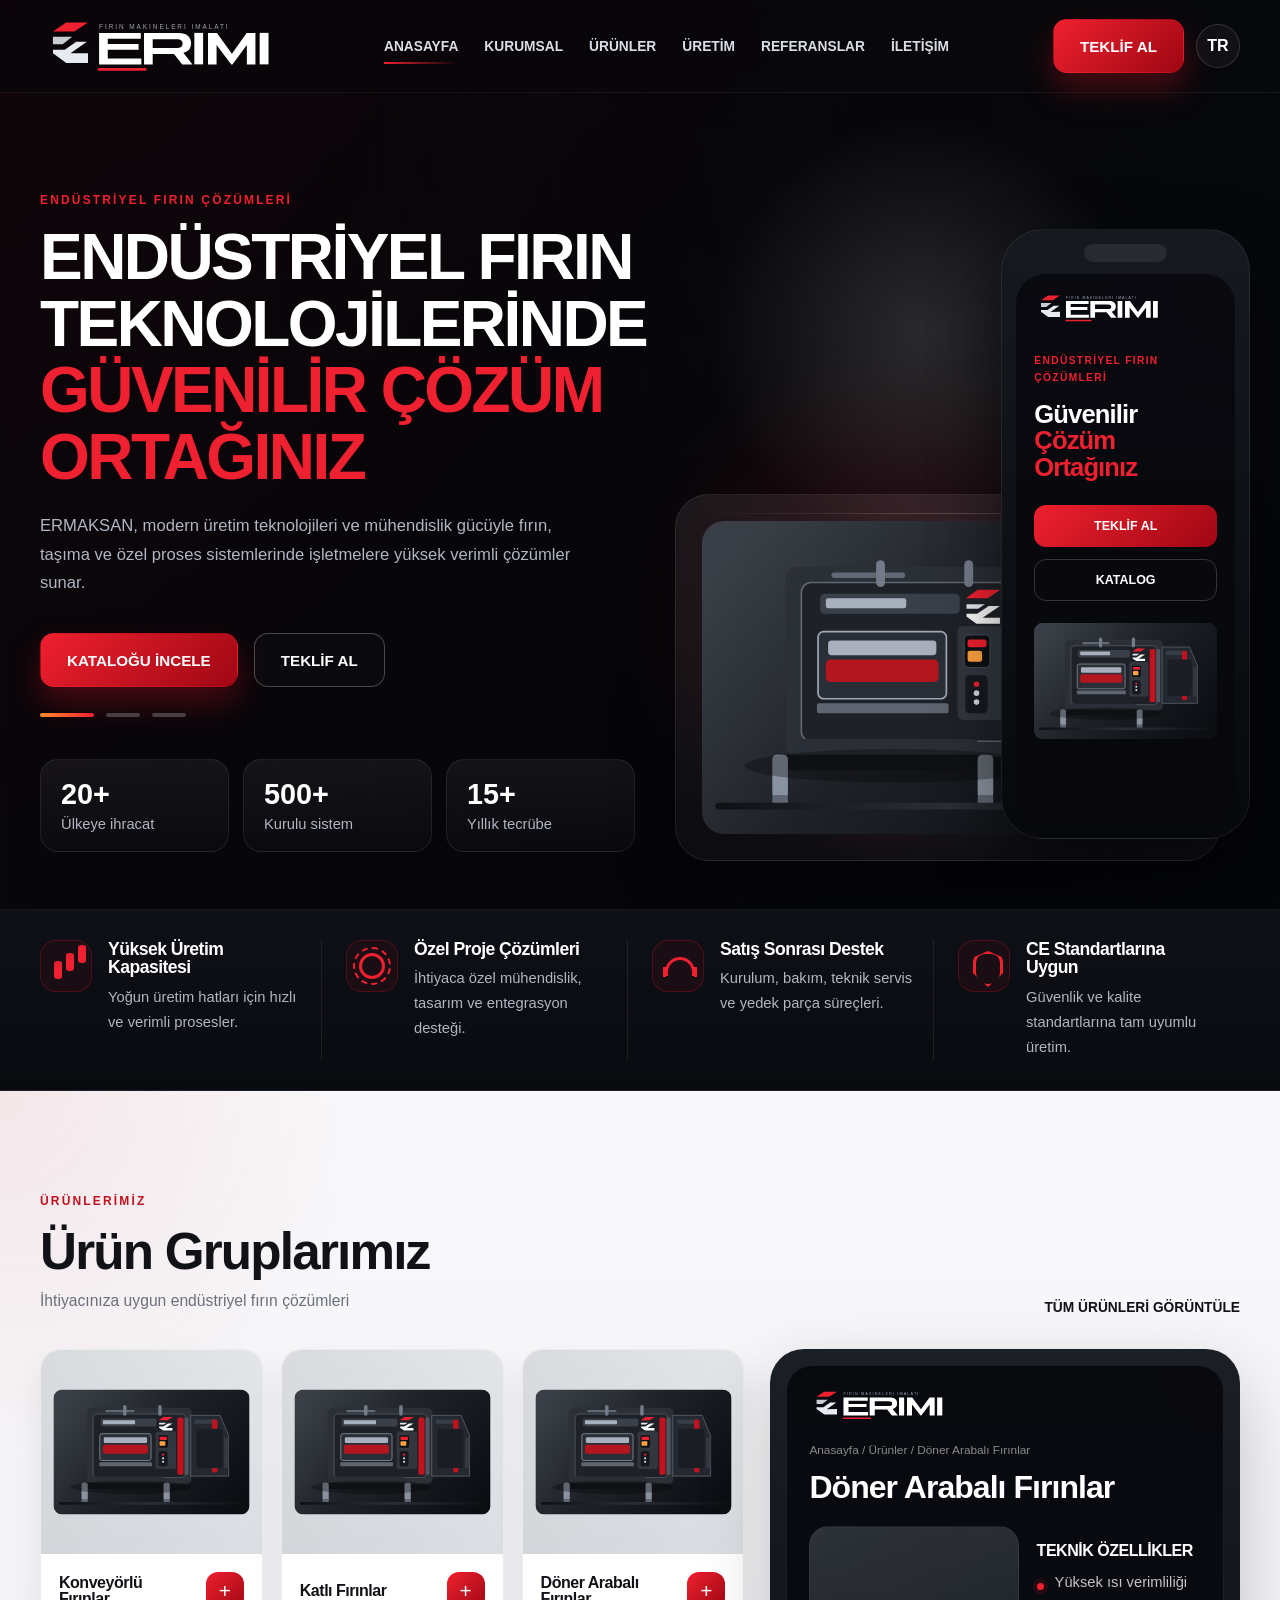
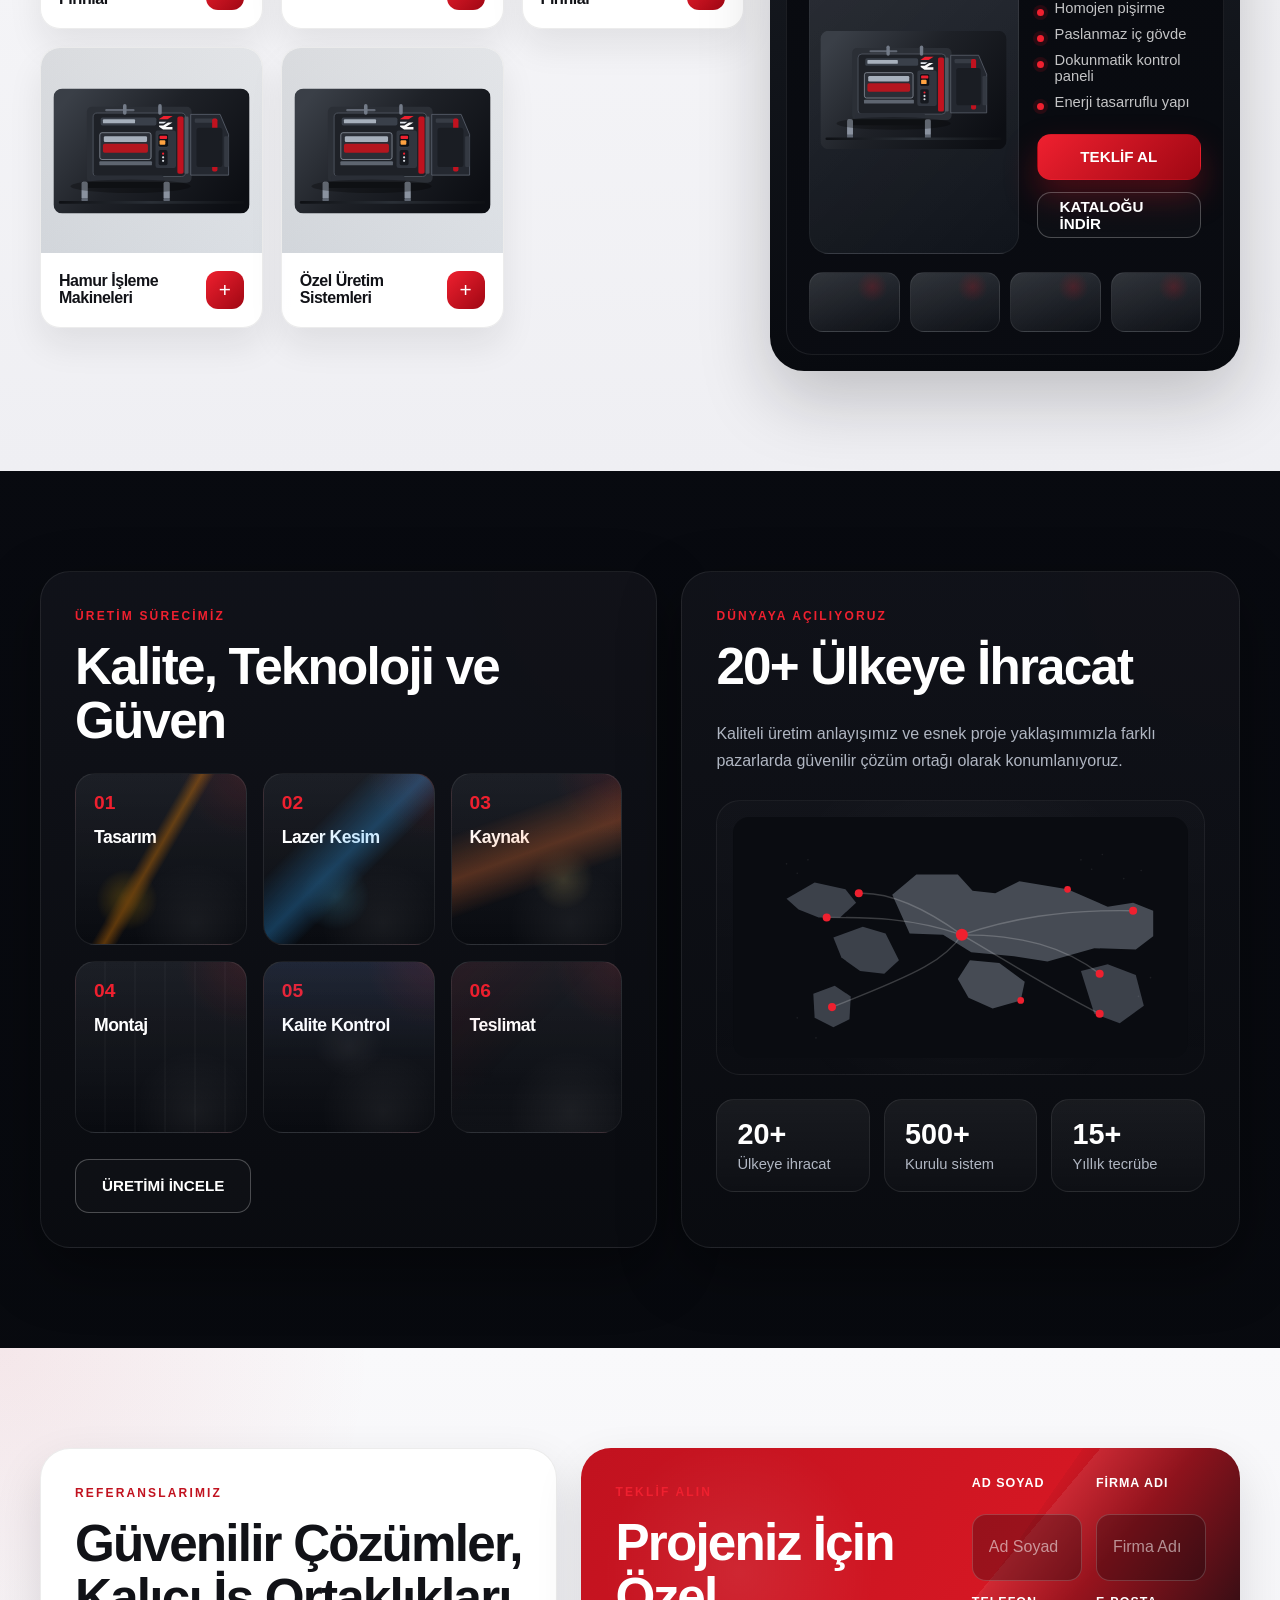
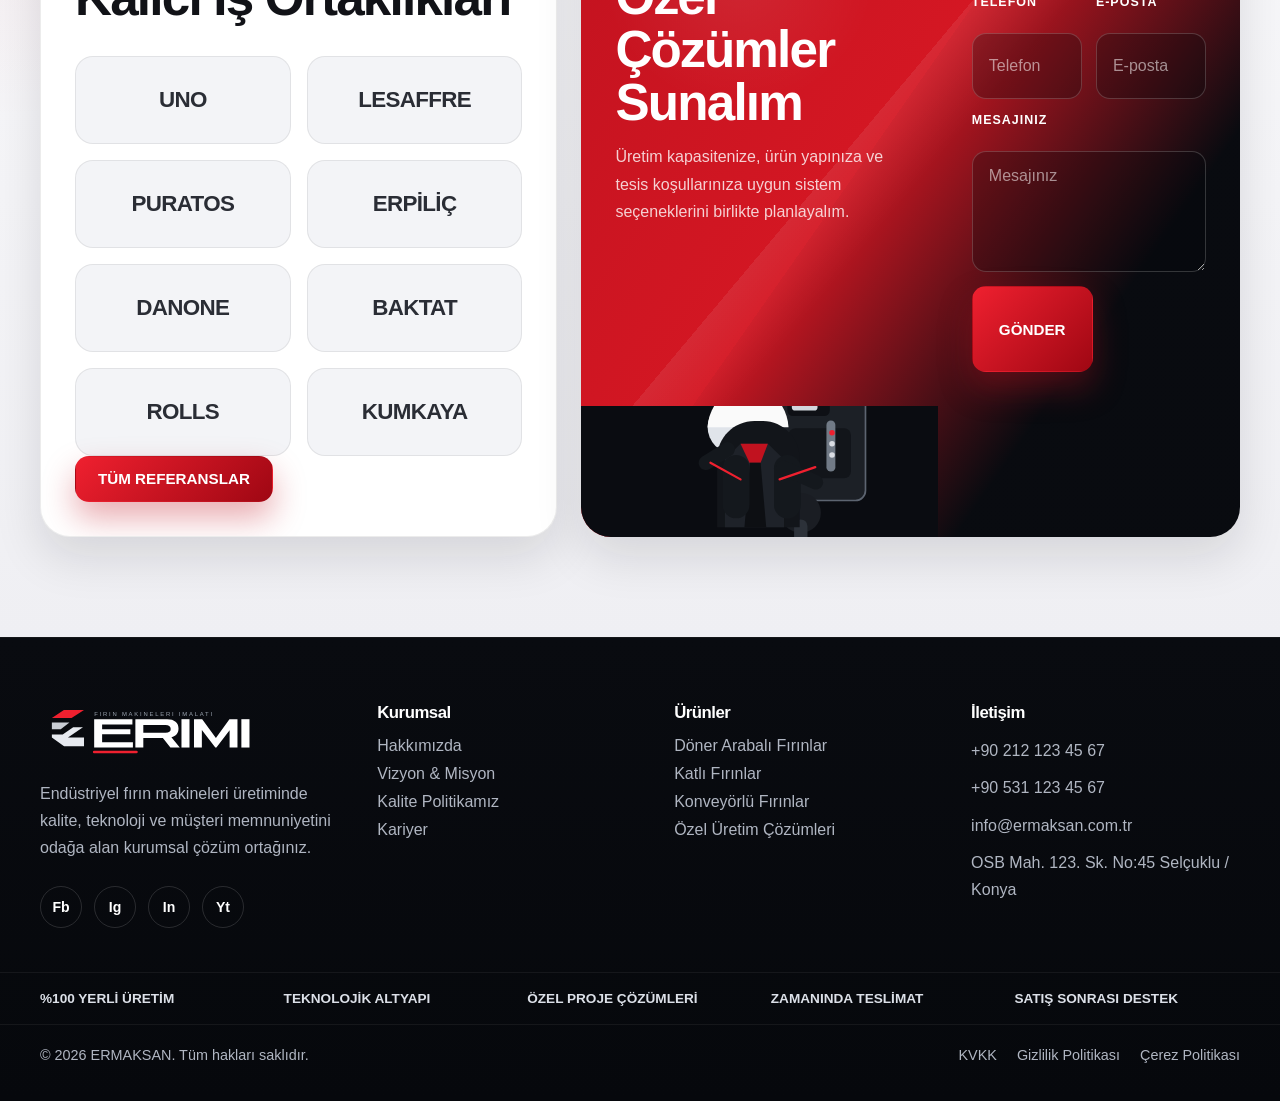
<file: index.html>
<!DOCTYPE html>
<html lang="tr">
  <head>
    <meta charset="UTF-8" />
    <meta name="viewport" content="width=device-width, initial-scale=1.0" />
    <meta
      name="description"
      content="ERMAKSAN için endüstriyel fırın çözümlerini tanıtan modern ve responsive kurumsal web sitesi."
    />
    <title>ERMAKSAN | Endüstriyel Fırın Çözümleri</title>
    <link rel="preload" href="./assets/logo.svg" as="image" type="image/svg+xml" />
    <link rel="preload" href="./assets/hero-oven.svg" as="image" type="image/svg+xml" />
    <link rel="stylesheet" href="./styles.css" />
  </head>
  <body>
    <div class="site-shell">
      <header class="site-header" id="top">
        <div class="container nav-row">
            <a class="brand" href="./index.html" aria-label="ERMAKSAN anasayfa">
            <img src="./assets/logo.svg" alt="ERMAKSAN" />
          </a>

          <button
            class="menu-toggle"
            type="button"
            aria-expanded="false"
            aria-controls="site-nav"
            aria-label="Menüyü aç"
          >
            <span></span>
            <span></span>
            <span></span>
          </button>

          <nav class="site-nav" id="site-nav" aria-label="Ana menü">
            <a href="./index.html" class="is-active">Anasayfa</a>
            <a href="./kurumsal.html">Kurumsal</a>
            <a href="./urunler.html">Ürünler</a>
            <a href="#process">Üretim</a>
            <a href="./referanslar.html">Referanslar</a>
            <a href="./iletisim.html">İletişim</a>
          </nav>

          <div class="nav-actions">
            <a href="./iletisim.html" class="button button-primary">Teklif Al</a>
            <button class="lang-switch" type="button" aria-label="Dil seçimi">TR</button>
          </div>
        </div>
      </header>

      <main>
        <section class="hero-section" id="hero">
          <div class="hero-backdrop"></div>
          <div class="container hero-grid">
            <div class="hero-copy">
              <p class="eyebrow">Endüstriyel fırın çözümleri</p>
              <h1>
                Endüstriyel Fırın
                <br />
                Teknolojilerinde
                <br />
                <span>Güvenilir Çözüm Ortağınız</span>
              </h1>
              <p class="hero-text">
                ERMAKSAN, modern üretim teknolojileri ve mühendislik gücüyle fırın,
                taşıma ve özel proses sistemlerinde işletmelere yüksek verimli
                çözümler sunar.
              </p>

              <div class="hero-actions">
                <a href="#products" class="button button-primary">Kataloğu İncele</a>
                <a href="./iletisim.html" class="button button-secondary">Teklif Al</a>
              </div>

              <div class="hero-slider-nav" aria-hidden="true">
                <span class="is-active"></span>
                <span></span>
                <span></span>
              </div>

              <div class="hero-stats">
                <article>
                  <strong>20+</strong>
                  <span>Ülkeye ihracat</span>
                </article>
                <article>
                  <strong>500+</strong>
                  <span>Kurulu sistem</span>
                </article>
                <article>
                  <strong>15+</strong>
                  <span>Yıllık tecrübe</span>
                </article>
              </div>
            </div>

            <div class="hero-visual" aria-hidden="true">
              <div class="hero-machine-frame">
                <img src="./assets/hero-oven.svg" alt="" />
              </div>

              <div class="device-card">
                <div class="device-notch"></div>
                <div class="device-screen">
                  <img class="device-logo" src="./assets/logo.svg" alt="" />
                  <p class="device-eyebrow">Endüstriyel fırın çözümleri</p>
                  <h2>
                    Güvenilir
                    <span>Çözüm Ortağınız</span>
                  </h2>
                  <div class="device-buttons">
                    <span class="device-button filled">Teklif Al</span>
                    <span class="device-button ghost">Katalog</span>
                  </div>
                  <img class="device-machine" src="./assets/hero-oven.svg" alt="" />
                </div>
              </div>
            </div>
          </div>

          <div class="feature-ribbon">
            <div class="container feature-grid">
              <article class="feature-item">
                <div class="feature-icon feature-icon-bars"></div>
                <div>
                  <h3>Yüksek Üretim Kapasitesi</h3>
                  <p>Yoğun üretim hatları için hızlı ve verimli prosesler.</p>
                </div>
              </article>
              <article class="feature-item">
                <div class="feature-icon feature-icon-gear"></div>
                <div>
                  <h3>Özel Proje Çözümleri</h3>
                  <p>İhtiyaca özel mühendislik, tasarım ve entegrasyon desteği.</p>
                </div>
              </article>
              <article class="feature-item">
                <div class="feature-icon feature-icon-headset"></div>
                <div>
                  <h3>Satış Sonrası Destek</h3>
                  <p>Kurulum, bakım, teknik servis ve yedek parça süreçleri.</p>
                </div>
              </article>
              <article class="feature-item">
                <div class="feature-icon feature-icon-shield"></div>
                <div>
                  <h3>CE Standartlarına Uygun</h3>
                  <p>Güvenlik ve kalite standartlarına tam uyumlu üretim.</p>
                </div>
              </article>
            </div>
          </div>
        </section>

        <section class="products-section section-light" id="products">
          <div class="container">
            <div class="section-heading">
              <div>
                <p class="eyebrow eyebrow-dark">Ürünlerimiz</p>
                <h2>Ürün Gruplarımız</h2>
                <p class="section-subtitle">
                  İhtiyacınıza uygun endüstriyel fırın çözümleri
                </p>
              </div>
              <a href="./urunler.html" class="section-link">Tüm ürünleri görüntüle</a>
            </div>

            <div class="products-layout">
              <div class="product-grid">
                <article class="product-card">
                  <div class="product-media">
                    <img src="./assets/hero-oven.svg" alt="Konveyörlü fırın sistemi" />
                  </div>
                  <div class="product-body">
                    <h3>Konveyörlü Fırınlar</h3>
                    <button type="button" aria-label="Konveyörlü fırınları incele">+</button>
                  </div>
                </article>
                <article class="product-card">
                  <div class="product-media">
                    <img src="./assets/hero-oven.svg" alt="Katlı fırın sistemi" />
                  </div>
                  <div class="product-body">
                    <h3>Katlı Fırınlar</h3>
                    <button type="button" aria-label="Katlı fırınları incele">+</button>
                  </div>
                </article>
                <article class="product-card">
                  <div class="product-media">
                    <img src="./assets/hero-oven.svg" alt="Döner arabalı fırın sistemi" />
                  </div>
                  <div class="product-body">
                    <h3>Döner Arabalı Fırınlar</h3>
                    <button type="button" aria-label="Döner arabalı fırınları incele">+</button>
                  </div>
                </article>
                <article class="product-card">
                  <div class="product-media">
                    <img src="./assets/hero-oven.svg" alt="Hamur işleme makinesi" />
                  </div>
                  <div class="product-body">
                    <h3>Hamur İşleme Makineleri</h3>
                    <button type="button" aria-label="Hamur işleme makinelerini incele">+</button>
                  </div>
                </article>
                <article class="product-card">
                  <div class="product-media">
                    <img src="./assets/hero-oven.svg" alt="Özel üretim sistemleri" />
                  </div>
                  <div class="product-body">
                    <h3>Özel Üretim Sistemleri</h3>
                    <button type="button" aria-label="Özel üretim sistemlerini incele">+</button>
                  </div>
                </article>
              </div>

              <aside class="product-showcase">
                <div class="product-showcase-frame">
                  <div class="showcase-content">
                    <img class="showcase-logo" src="./assets/logo.svg" alt="" />
                    <div class="showcase-copy">
                      <p class="showcase-breadcrumb">Anasayfa / Ürünler / Döner Arabalı Fırınlar</p>
                      <h3>Döner Arabalı Fırınlar</h3>
                    </div>
                    <div class="showcase-main">
                      <div class="showcase-image">
                        <img src="./assets/hero-oven.svg" alt="Döner arabalı fırın" />
                      </div>
                      <div class="showcase-specs">
                        <h4>Teknik Özellikler</h4>
                        <ul>
                          <li>Yüksek ısı verimliliği</li>
                          <li>Homojen pişirme</li>
                          <li>Paslanmaz iç gövde</li>
                          <li>Dokunmatik kontrol paneli</li>
                          <li>Enerji tasarruflu yapı</li>
                        </ul>
                        <div class="showcase-actions">
                          <a href="./iletisim.html" class="button button-primary button-small">Teklif Al</a>
                          <a href="./urunler.html" class="button button-secondary button-small">Kataloğu İndir</a>
                        </div>
                      </div>
                    </div>
                    <div class="showcase-thumbs" aria-hidden="true">
                      <span></span>
                      <span></span>
                      <span></span>
                      <span></span>
                    </div>
                  </div>
                </div>
              </aside>
            </div>
          </div>
        </section>

        <section class="process-section" id="process">
          <div class="container process-grid">
            <div class="process-panel">
              <div class="section-heading section-heading-compact">
                <div>
                  <p class="eyebrow">Üretim sürecimiz</p>
                  <h2>Kalite, Teknoloji ve Güven</h2>
                </div>
              </div>

              <div class="process-timeline">
                <article class="process-card process-cut">
                  <span>01</span>
                  <h3>Tasarım</h3>
                </article>
                <article class="process-card process-laser">
                  <span>02</span>
                  <h3>Lazer Kesim</h3>
                </article>
                <article class="process-card process-weld">
                  <span>03</span>
                  <h3>Kaynak</h3>
                </article>
                <article class="process-card process-assembly">
                  <span>04</span>
                  <h3>Montaj</h3>
                </article>
                <article class="process-card process-control">
                  <span>05</span>
                  <h3>Kalite Kontrol</h3>
                </article>
                <article class="process-card process-shipping">
                  <span>06</span>
                  <h3>Teslimat</h3>
                </article>
              </div>

              <a href="./kurumsal.html" class="button button-secondary process-button">Üretimi İncele</a>
            </div>

            <div class="map-panel" id="about">
              <div class="section-heading section-heading-compact">
                <div>
                  <p class="eyebrow">Dünyaya açılıyoruz</p>
                  <h2>20+ Ülkeye İhracat</h2>
                </div>
              </div>

              <p class="map-text">
                Kaliteli üretim anlayışımız ve esnek proje yaklaşımımızla farklı
                pazarlarda güvenilir çözüm ortağı olarak konumlanıyoruz.
              </p>

              <div class="map-visual">
                <img src="./assets/world-map.svg" alt="ERMAKSAN'ın uluslararası ihracat ağı" />
              </div>

              <div class="map-metrics">
                <article>
                  <strong data-count="20">20+</strong>
                  <span>Ülkeye ihracat</span>
                </article>
                <article>
                  <strong data-count="500">500+</strong>
                  <span>Kurulu sistem</span>
                </article>
                <article>
                  <strong data-count="15">15+</strong>
                  <span>Yıllık tecrübe</span>
                </article>
              </div>
            </div>
          </div>
        </section>

        <section class="references-section section-light" id="references">
          <div class="container references-grid">
            <div class="references-panel">
              <div class="section-heading section-heading-compact">
                <div>
                  <p class="eyebrow eyebrow-dark">Referanslarımız</p>
                  <h2>Güvenilir Çözümler, Kalıcı İş Ortaklıkları</h2>
                </div>
              </div>

              <div class="logo-cloud" aria-label="Marka referansları">
                <span>UNO</span>
                <span>Lesaffre</span>
                <span>Puratos</span>
                <span>Erpiliç</span>
                <span>Danone</span>
                <span>BakTAT</span>
                <span>Rolls</span>
                <span>Kumkaya</span>
              </div>

              <a href="./referanslar.html" class="button button-primary button-small">Tüm Referanslar</a>
            </div>

            <div class="cta-panel" id="contact">
              <div class="cta-copy">
                <p class="eyebrow">Teklif alın</p>
                <h2>Projeniz İçin Özel Çözümler Sunalım</h2>
                <p>
                  Üretim kapasitenize, ürün yapınıza ve tesis koşullarınıza uygun
                  sistem seçeneklerini birlikte planlayalım.
                </p>
              </div>

              <form class="contact-form">
                <label>
                  <span>Ad Soyad</span>
                  <input type="text" name="name" placeholder="Ad Soyad" />
                </label>
                <label>
                  <span>Firma Adı</span>
                  <input type="text" name="company" placeholder="Firma Adı" />
                </label>
                <label>
                  <span>Telefon</span>
                  <input type="tel" name="phone" placeholder="Telefon" />
                </label>
                <label>
                  <span>E-posta</span>
                  <input type="email" name="email" placeholder="E-posta" />
                </label>
                <label class="full-width">
                  <span>Mesajınız</span>
                  <textarea name="message" rows="4" placeholder="Mesajınız"></textarea>
                </label>
                <button type="submit" class="button button-primary">Gönder</button>
              </form>

              <div class="cta-visual">
                <img src="./assets/technician.svg" alt="Kontrol paneli üzerinde çalışan teknisyen" />
              </div>
            </div>
          </div>
        </section>
      </main>

      <footer class="site-footer">
        <div class="container footer-main">
          <div class="footer-brand-block">
            <img src="./assets/logo.svg" alt="ERMAKSAN" />
            <p>
              Endüstriyel fırın makineleri üretiminde kalite, teknoloji ve müşteri
              memnuniyetini odağa alan kurumsal çözüm ortağınız.
            </p>
            <div class="social-links" aria-label="Sosyal medya">
              <a href="/" aria-label="Facebook">Fb</a>
              <a href="/" aria-label="Instagram">Ig</a>
              <a href="/" aria-label="LinkedIn">In</a>
              <a href="/" aria-label="YouTube">Yt</a>
            </div>
          </div>

          <div class="footer-column">
            <h3>Kurumsal</h3>
            <a href="./kurumsal.html">Hakkımızda</a>
            <a href="./kurumsal.html">Vizyon &amp; Misyon</a>
            <a href="./kurumsal.html">Kalite Politikamız</a>
            <a href="./iletisim.html">Kariyer</a>
          </div>

          <div class="footer-column">
            <h3>Ürünler</h3>
            <a href="./urunler.html">Döner Arabalı Fırınlar</a>
            <a href="./urunler.html">Katlı Fırınlar</a>
            <a href="./urunler.html">Konveyörlü Fırınlar</a>
            <a href="./urunler.html">Özel Üretim Çözümleri</a>
          </div>

          <div class="footer-column">
            <h3>İletişim</h3>
            <p>+90 212 123 45 67</p>
            <p>+90 531 123 45 67</p>
            <p>info@ermaksan.com.tr</p>
            <p>OSB Mah. 123. Sk. No:45 Selçuklu / Konya</p>
          </div>
        </div>

        <div class="footer-ribbon">
          <div class="container ribbon-grid">
            <span>%100 yerli üretim</span>
            <span>Teknolojik altyapı</span>
            <span>Özel proje çözümleri</span>
            <span>Zamanında teslimat</span>
            <span>Satış sonrası destek</span>
          </div>
        </div>

        <div class="container footer-bottom">
          <p>&copy; 2026 ERMAKSAN. Tüm hakları saklıdır.</p>
          <div class="footer-legal">
            <a href="/">KVKK</a>
            <a href="/">Gizlilik Politikası</a>
            <a href="/">Çerez Politikası</a>
          </div>
        </div>
      </footer>
    </div>

    <script src="./script.js"></script>
  </body>
</html>
</file>
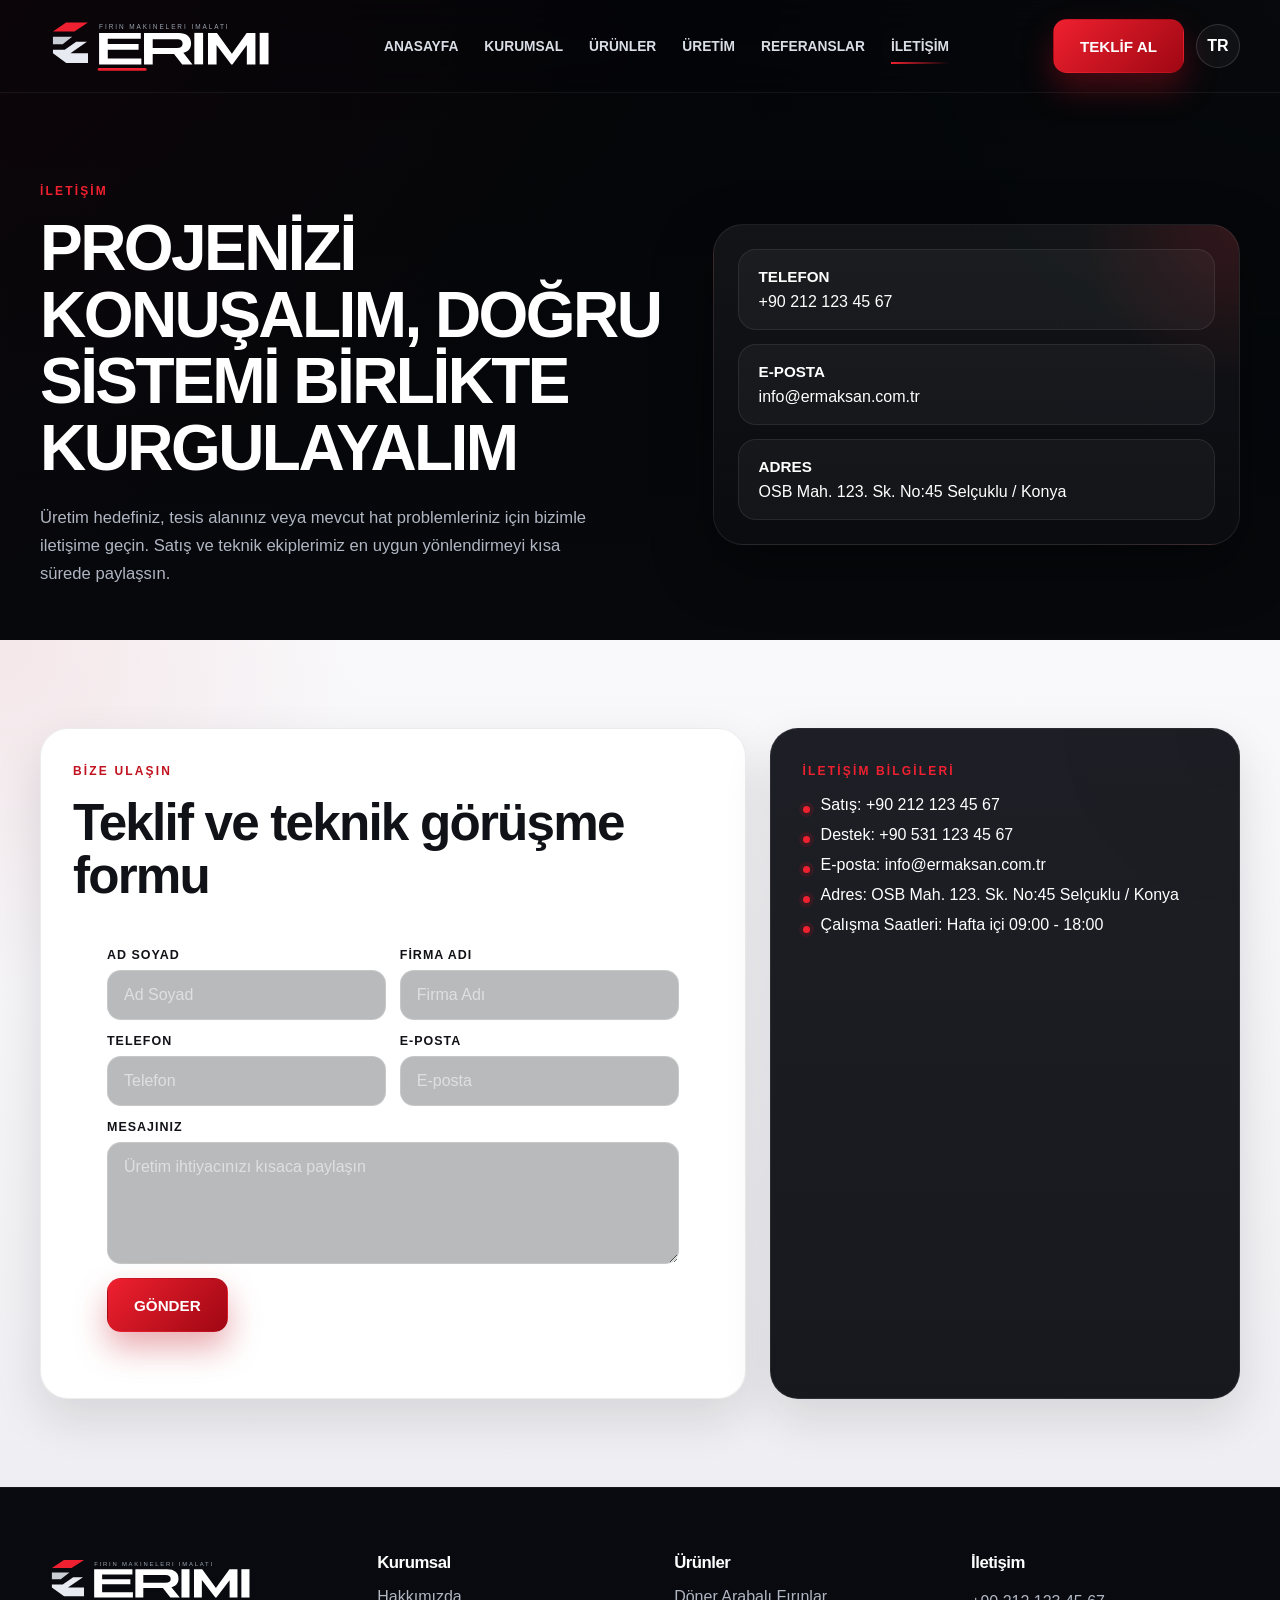
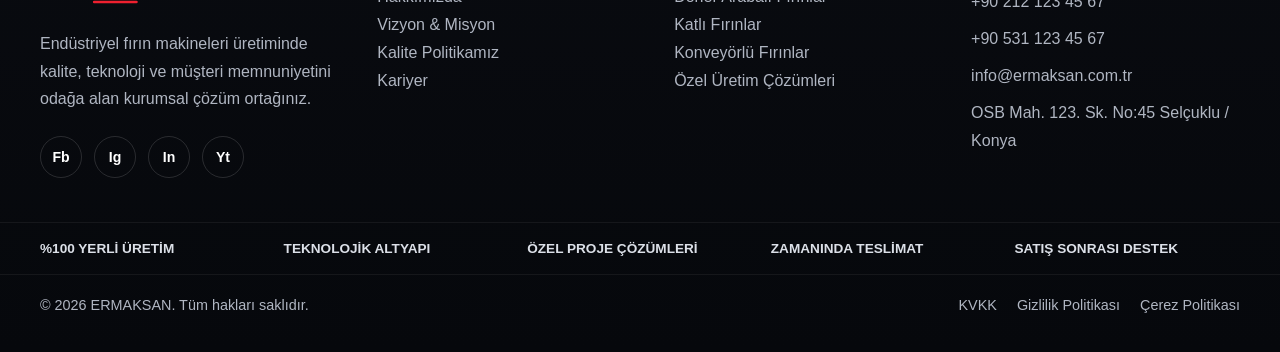
<file: iletisim.html>
<!DOCTYPE html>
<html lang="tr">
  <head>
    <meta charset="UTF-8" />
    <meta name="viewport" content="width=device-width, initial-scale=1.0" />
    <meta
      name="description"
      content="ERMAKSAN iletişim sayfası: teklif talep formu, telefon, e-posta ve adres bilgileri."
    />
    <title>ERMAKSAN | İletişim</title>
    <link rel="preload" href="./assets/logo.svg" as="image" type="image/svg+xml" />
    <link rel="stylesheet" href="./styles.css" />
  </head>
  <body>
    <div class="site-shell">
      <header class="site-header" id="top">
        <div class="container nav-row">
          <a class="brand" href="./index.html" aria-label="ERMAKSAN anasayfa">
            <img src="./assets/logo.svg" alt="ERMAKSAN" />
          </a>

          <button
            class="menu-toggle"
            type="button"
            aria-expanded="false"
            aria-controls="site-nav"
            aria-label="Menüyü aç"
          >
            <span></span>
            <span></span>
            <span></span>
          </button>

          <nav class="site-nav" id="site-nav" aria-label="Ana menü">
            <a href="./index.html">Anasayfa</a>
            <a href="./kurumsal.html">Kurumsal</a>
            <a href="./urunler.html">Ürünler</a>
            <a href="./index.html#process">Üretim</a>
            <a href="./referanslar.html">Referanslar</a>
            <a href="./iletisim.html" class="is-active">İletişim</a>
          </nav>

          <div class="nav-actions">
            <a href="./iletisim.html" class="button button-primary">Teklif Al</a>
            <button class="lang-switch" type="button" aria-label="Dil seçimi">TR</button>
          </div>
        </div>
      </header>

      <main>
        <section class="page-hero">
          <div class="page-hero-backdrop"></div>
          <div class="container page-hero-grid">
            <div class="page-hero-copy">
              <p class="eyebrow">İletişim</p>
              <h1>Projenizi konuşalım, doğru sistemi birlikte kurgulayalım</h1>
              <p class="hero-text">
                Üretim hedefiniz, tesis alanınız veya mevcut hat problemleriniz için
                bizimle iletişime geçin. Satış ve teknik ekiplerimiz en uygun yönlendirmeyi
                kısa sürede paylaşsın.
              </p>
            </div>
            <div class="page-hero-panel">
              <div class="contact-cards">
                <article>
                  <strong>Telefon</strong>
                  <span>+90 212 123 45 67</span>
                </article>
                <article>
                  <strong>E-posta</strong>
                  <span>info@ermaksan.com.tr</span>
                </article>
                <article>
                  <strong>Adres</strong>
                  <span>OSB Mah. 123. Sk. No:45 Selçuklu / Konya</span>
                </article>
              </div>
            </div>
          </div>
        </section>

        <section class="content-section section-light">
          <div class="container contact-layout">
            <article class="content-card content-card-light">
              <p class="eyebrow eyebrow-dark">Bize ulaşın</p>
              <h2>Teklif ve teknik görüşme formu</h2>

              <form class="contact-form contact-form-dark">
                <label>
                  <span>Ad Soyad</span>
                  <input type="text" name="name" placeholder="Ad Soyad" />
                </label>
                <label>
                  <span>Firma Adı</span>
                  <input type="text" name="company" placeholder="Firma Adı" />
                </label>
                <label>
                  <span>Telefon</span>
                  <input type="tel" name="phone" placeholder="Telefon" />
                </label>
                <label>
                  <span>E-posta</span>
                  <input type="email" name="email" placeholder="E-posta" />
                </label>
                <label class="full-width">
                  <span>Mesajınız</span>
                  <textarea name="message" rows="5" placeholder="Üretim ihtiyacınızı kısaca paylaşın"></textarea>
                </label>
                <button type="submit" class="button button-primary">Gönder</button>
              </form>
            </article>

            <aside class="content-card content-card-dark">
              <p class="eyebrow">İletişim bilgileri</p>
              <ul class="detail-list">
                <li>Satış: +90 212 123 45 67</li>
                <li>Destek: +90 531 123 45 67</li>
                <li>E-posta: info@ermaksan.com.tr</li>
                <li>Adres: OSB Mah. 123. Sk. No:45 Selçuklu / Konya</li>
                <li>Çalışma Saatleri: Hafta içi 09:00 - 18:00</li>
              </ul>
            </aside>
          </div>
        </section>
      </main>

      <footer class="site-footer">
        <div class="container footer-main">
          <div class="footer-brand-block">
            <img src="./assets/logo.svg" alt="ERMAKSAN" />
            <p>
              Endüstriyel fırın makineleri üretiminde kalite, teknoloji ve müşteri
              memnuniyetini odağa alan kurumsal çözüm ortağınız.
            </p>
            <div class="social-links" aria-label="Sosyal medya">
              <a href="/" aria-label="Facebook">Fb</a>
              <a href="/" aria-label="Instagram">Ig</a>
              <a href="/" aria-label="LinkedIn">In</a>
              <a href="/" aria-label="YouTube">Yt</a>
            </div>
          </div>

          <div class="footer-column">
            <h3>Kurumsal</h3>
            <a href="./kurumsal.html">Hakkımızda</a>
            <a href="./kurumsal.html">Vizyon &amp; Misyon</a>
            <a href="./kurumsal.html">Kalite Politikamız</a>
            <a href="./iletisim.html">Kariyer</a>
          </div>

          <div class="footer-column">
            <h3>Ürünler</h3>
            <a href="./urunler.html">Döner Arabalı Fırınlar</a>
            <a href="./urunler.html">Katlı Fırınlar</a>
            <a href="./urunler.html">Konveyörlü Fırınlar</a>
            <a href="./urunler.html">Özel Üretim Çözümleri</a>
          </div>

          <div class="footer-column">
            <h3>İletişim</h3>
            <p>+90 212 123 45 67</p>
            <p>+90 531 123 45 67</p>
            <p>info@ermaksan.com.tr</p>
            <p>OSB Mah. 123. Sk. No:45 Selçuklu / Konya</p>
          </div>
        </div>

        <div class="footer-ribbon">
          <div class="container ribbon-grid">
            <span>%100 yerli üretim</span>
            <span>Teknolojik altyapı</span>
            <span>Özel proje çözümleri</span>
            <span>Zamanında teslimat</span>
            <span>Satış sonrası destek</span>
          </div>
        </div>

        <div class="container footer-bottom">
          <p>&copy; 2026 ERMAKSAN. Tüm hakları saklıdır.</p>
          <div class="footer-legal">
            <a href="/">KVKK</a>
            <a href="/">Gizlilik Politikası</a>
            <a href="/">Çerez Politikası</a>
          </div>
        </div>
      </footer>
    </div>

    <script src="./script.js"></script>
  </body>
</html>
</file>
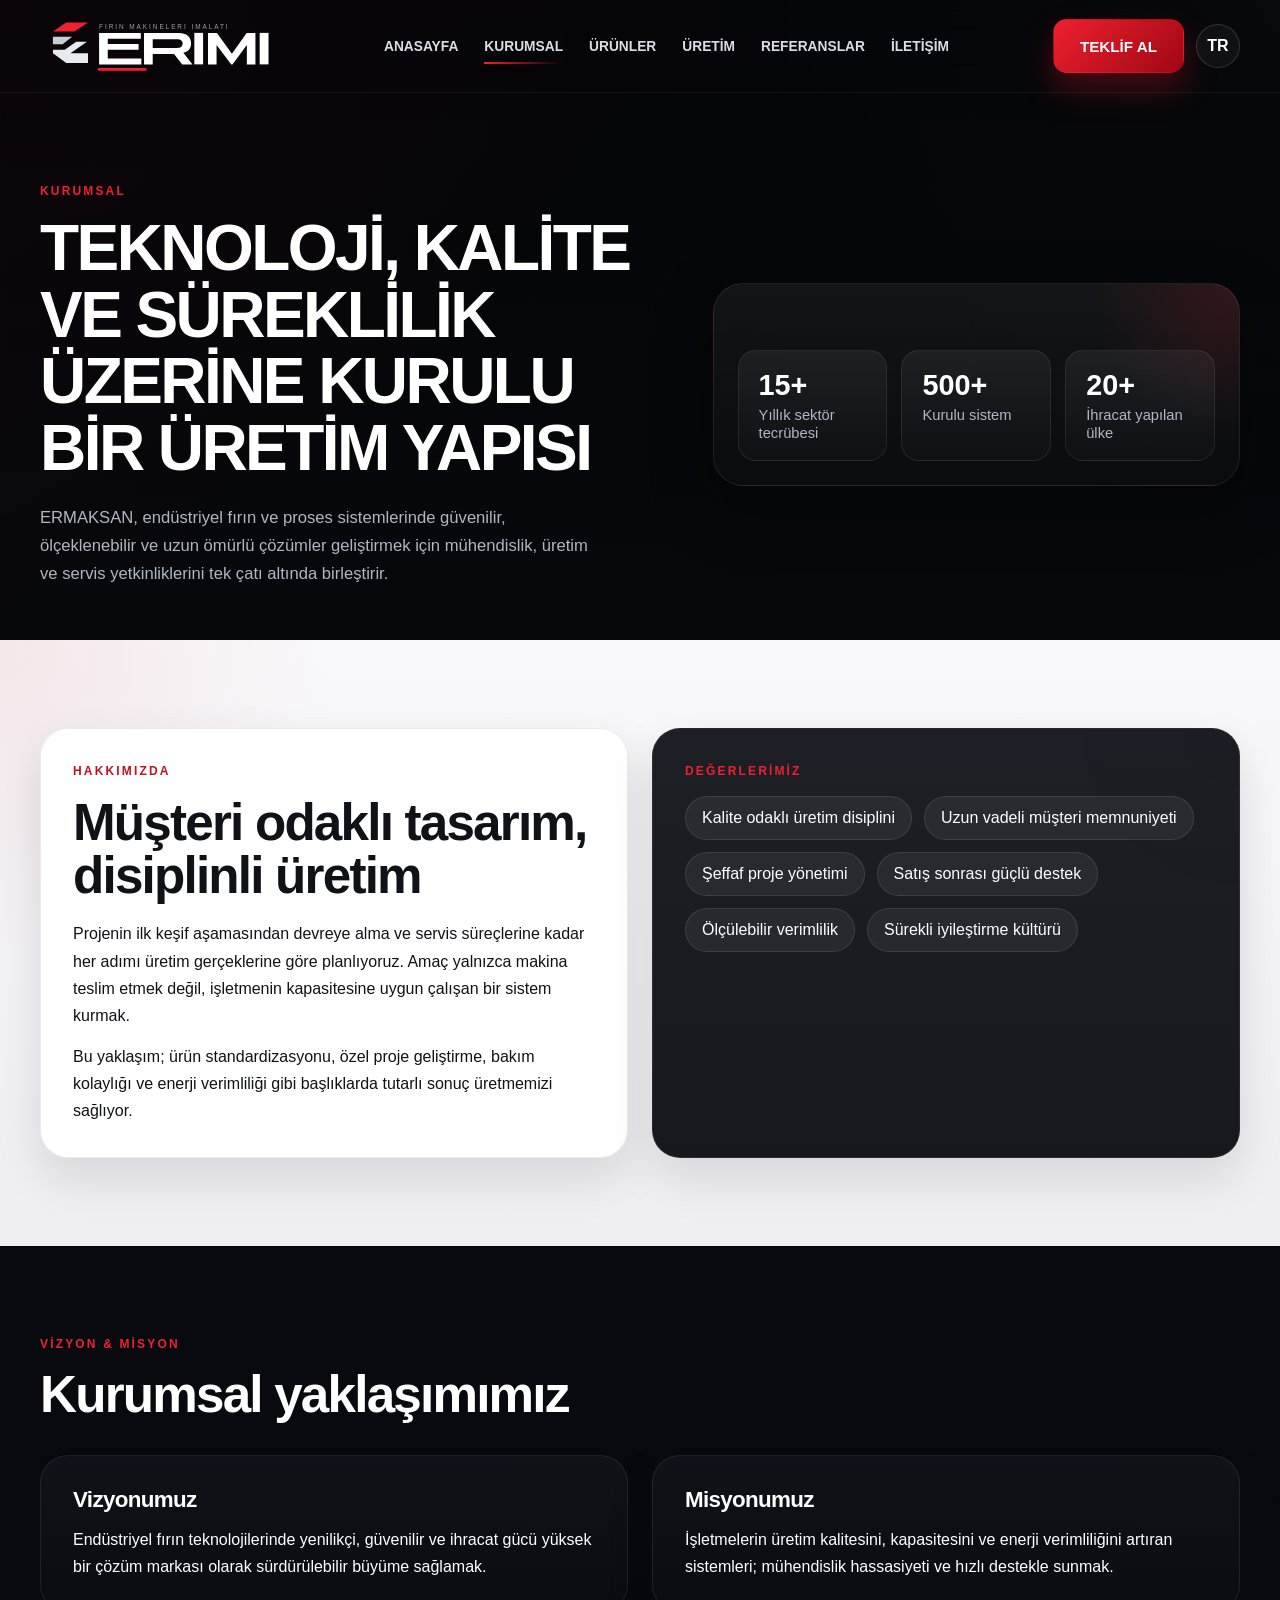
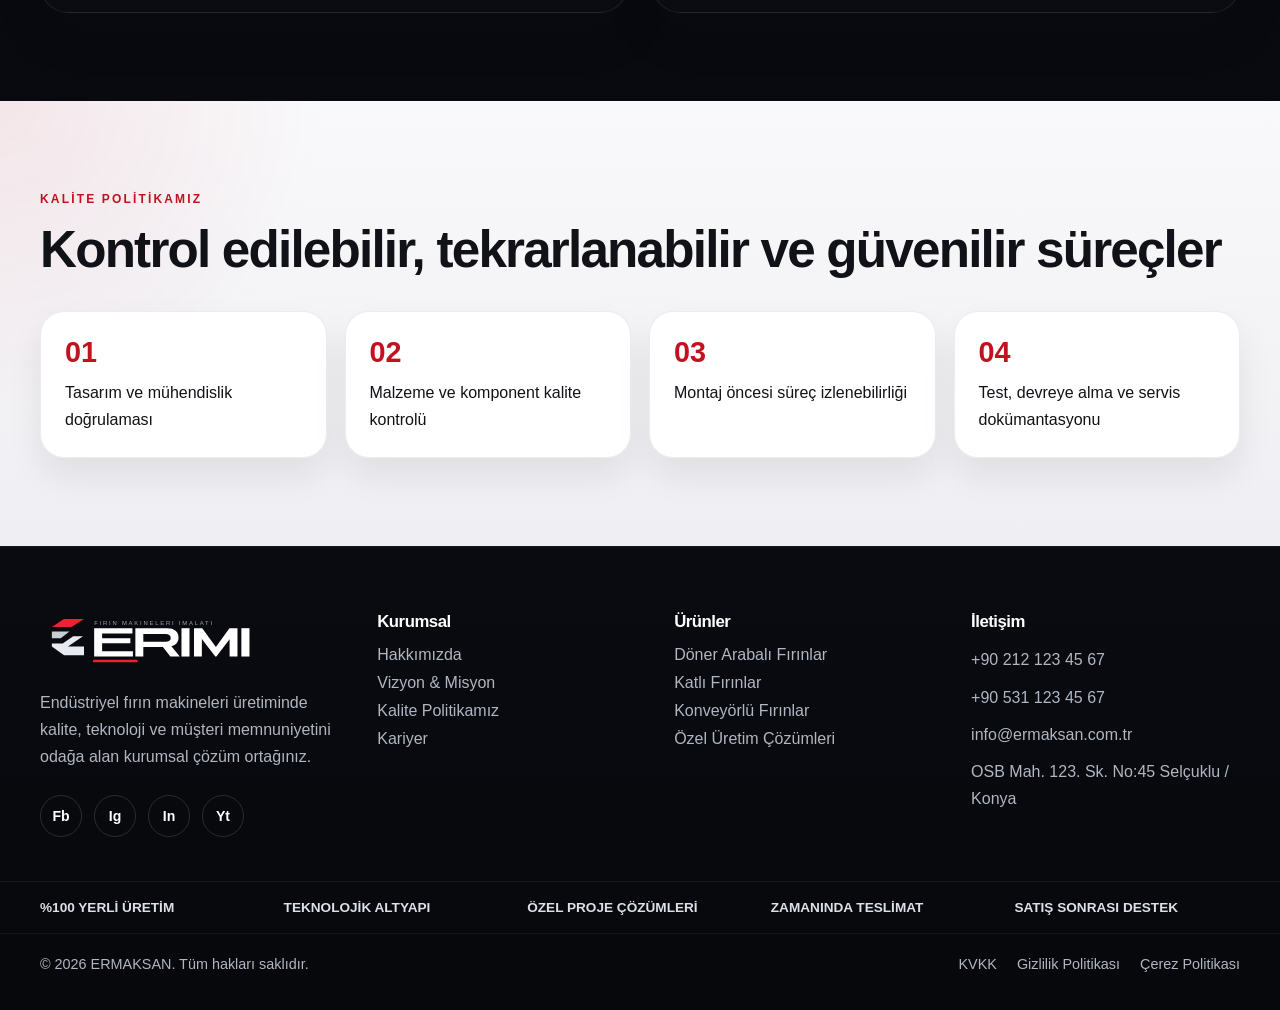
<file: kurumsal.html>
<!DOCTYPE html>
<html lang="tr">
  <head>
    <meta charset="UTF-8" />
    <meta name="viewport" content="width=device-width, initial-scale=1.0" />
    <meta
      name="description"
      content="ERMAKSAN kurumsal sayfasi: vizyon, üretim yaklaşımı, kalite politikası ve şirket değerleri."
    />
    <title>ERMAKSAN | Kurumsal</title>
    <link rel="preload" href="./assets/logo.svg" as="image" type="image/svg+xml" />
    <link rel="stylesheet" href="./styles.css" />
  </head>
  <body>
    <div class="site-shell">
      <header class="site-header" id="top">
        <div class="container nav-row">
          <a class="brand" href="./index.html" aria-label="ERMAKSAN anasayfa">
            <img src="./assets/logo.svg" alt="ERMAKSAN" />
          </a>

          <button
            class="menu-toggle"
            type="button"
            aria-expanded="false"
            aria-controls="site-nav"
            aria-label="Menüyü aç"
          >
            <span></span>
            <span></span>
            <span></span>
          </button>

          <nav class="site-nav" id="site-nav" aria-label="Ana menü">
            <a href="./index.html">Anasayfa</a>
            <a href="./kurumsal.html" class="is-active">Kurumsal</a>
            <a href="./urunler.html">Ürünler</a>
            <a href="./index.html#process">Üretim</a>
            <a href="./referanslar.html">Referanslar</a>
            <a href="./iletisim.html">İletişim</a>
          </nav>

          <div class="nav-actions">
            <a href="./iletisim.html" class="button button-primary">Teklif Al</a>
            <button class="lang-switch" type="button" aria-label="Dil seçimi">TR</button>
          </div>
        </div>
      </header>

      <main>
        <section class="page-hero">
          <div class="page-hero-backdrop"></div>
          <div class="container page-hero-grid">
            <div class="page-hero-copy">
              <p class="eyebrow">Kurumsal</p>
              <h1>Teknoloji, Kalite ve Süreklilik Üzerine Kurulu Bir Üretim Yapısı</h1>
              <p class="hero-text">
                ERMAKSAN, endüstriyel fırın ve proses sistemlerinde güvenilir,
                ölçeklenebilir ve uzun ömürlü çözümler geliştirmek için mühendislik,
                üretim ve servis yetkinliklerini tek çatı altında birleştirir.
              </p>
            </div>
            <div class="page-hero-panel">
              <div class="hero-stats">
                <article>
                  <strong>15+</strong>
                  <span>Yıllık sektör tecrübesi</span>
                </article>
                <article>
                  <strong>500+</strong>
                  <span>Kurulu sistem</span>
                </article>
                <article>
                  <strong>20+</strong>
                  <span>İhracat yapılan ülke</span>
                </article>
              </div>
            </div>
          </div>
        </section>

        <section class="content-section section-light">
          <div class="container page-grid page-grid-two">
            <article class="content-card content-card-light">
              <p class="eyebrow eyebrow-dark">Hakkımızda</p>
              <h2>Müşteri odaklı tasarım, disiplinli üretim</h2>
              <p>
                Projenin ilk keşif aşamasından devreye alma ve servis süreçlerine
                kadar her adımı üretim gerçeklerine göre planlıyoruz. Amaç yalnızca
                makina teslim etmek değil, işletmenin kapasitesine uygun çalışan bir
                sistem kurmak.
              </p>
              <p>
                Bu yaklaşım; ürün standardizasyonu, özel proje geliştirme, bakım
                kolaylığı ve enerji verimliliği gibi başlıklarda tutarlı sonuç
                üretmemizi sağlıyor.
              </p>
            </article>

            <article class="content-card content-card-dark">
              <p class="eyebrow">Değerlerimiz</p>
              <ul class="pill-list">
                <li>Kalite odaklı üretim disiplini</li>
                <li>Uzun vadeli müşteri memnuniyeti</li>
                <li>Şeffaf proje yönetimi</li>
                <li>Satış sonrası güçlü destek</li>
                <li>Ölçülebilir verimlilik</li>
                <li>Sürekli iyileştirme kültürü</li>
              </ul>
            </article>
          </div>
        </section>

        <section class="content-section">
          <div class="container">
            <div class="section-heading">
              <div>
                <p class="eyebrow">Vizyon &amp; misyon</p>
                <h2>Kurumsal yaklaşımımız</h2>
              </div>
            </div>

            <div class="page-grid page-grid-two">
              <article class="content-card content-card-dark">
                <h3>Vizyonumuz</h3>
                <p>
                  Endüstriyel fırın teknolojilerinde yenilikçi, güvenilir ve ihracat
                  gücü yüksek bir çözüm markası olarak sürdürülebilir büyüme sağlamak.
                </p>
              </article>
              <article class="content-card content-card-dark">
                <h3>Misyonumuz</h3>
                <p>
                  İşletmelerin üretim kalitesini, kapasitesini ve enerji verimliliğini
                  artıran sistemleri; mühendislik hassasiyeti ve hızlı destekle sunmak.
                </p>
              </article>
            </div>
          </div>
        </section>

        <section class="content-section section-light">
          <div class="container">
            <div class="section-heading">
              <div>
                <p class="eyebrow eyebrow-dark">Kalite politikamız</p>
                <h2>Kontrol edilebilir, tekrarlanabilir ve güvenilir süreçler</h2>
              </div>
            </div>

            <div class="stats-band">
              <article>
                <strong>01</strong>
                <p>Tasarım ve mühendislik doğrulaması</p>
              </article>
              <article>
                <strong>02</strong>
                <p>Malzeme ve komponent kalite kontrolü</p>
              </article>
              <article>
                <strong>03</strong>
                <p>Montaj öncesi süreç izlenebilirliği</p>
              </article>
              <article>
                <strong>04</strong>
                <p>Test, devreye alma ve servis dokümantasyonu</p>
              </article>
            </div>
          </div>
        </section>
      </main>

      <footer class="site-footer">
        <div class="container footer-main">
          <div class="footer-brand-block">
            <img src="./assets/logo.svg" alt="ERMAKSAN" />
            <p>
              Endüstriyel fırın makineleri üretiminde kalite, teknoloji ve müşteri
              memnuniyetini odağa alan kurumsal çözüm ortağınız.
            </p>
            <div class="social-links" aria-label="Sosyal medya">
              <a href="/" aria-label="Facebook">Fb</a>
              <a href="/" aria-label="Instagram">Ig</a>
              <a href="/" aria-label="LinkedIn">In</a>
              <a href="/" aria-label="YouTube">Yt</a>
            </div>
          </div>

          <div class="footer-column">
            <h3>Kurumsal</h3>
            <a href="./kurumsal.html">Hakkımızda</a>
            <a href="./kurumsal.html">Vizyon &amp; Misyon</a>
            <a href="./kurumsal.html">Kalite Politikamız</a>
            <a href="./iletisim.html">Kariyer</a>
          </div>

          <div class="footer-column">
            <h3>Ürünler</h3>
            <a href="./urunler.html">Döner Arabalı Fırınlar</a>
            <a href="./urunler.html">Katlı Fırınlar</a>
            <a href="./urunler.html">Konveyörlü Fırınlar</a>
            <a href="./urunler.html">Özel Üretim Çözümleri</a>
          </div>

          <div class="footer-column">
            <h3>İletişim</h3>
            <p>+90 212 123 45 67</p>
            <p>+90 531 123 45 67</p>
            <p>info@ermaksan.com.tr</p>
            <p>OSB Mah. 123. Sk. No:45 Selçuklu / Konya</p>
          </div>
        </div>

        <div class="footer-ribbon">
          <div class="container ribbon-grid">
            <span>%100 yerli üretim</span>
            <span>Teknolojik altyapı</span>
            <span>Özel proje çözümleri</span>
            <span>Zamanında teslimat</span>
            <span>Satış sonrası destek</span>
          </div>
        </div>

        <div class="container footer-bottom">
          <p>&copy; 2026 ERMAKSAN. Tüm hakları saklıdır.</p>
          <div class="footer-legal">
            <a href="/">KVKK</a>
            <a href="/">Gizlilik Politikası</a>
            <a href="/">Çerez Politikası</a>
          </div>
        </div>
      </footer>
    </div>

    <script src="./script.js"></script>
  </body>
</html>
</file>
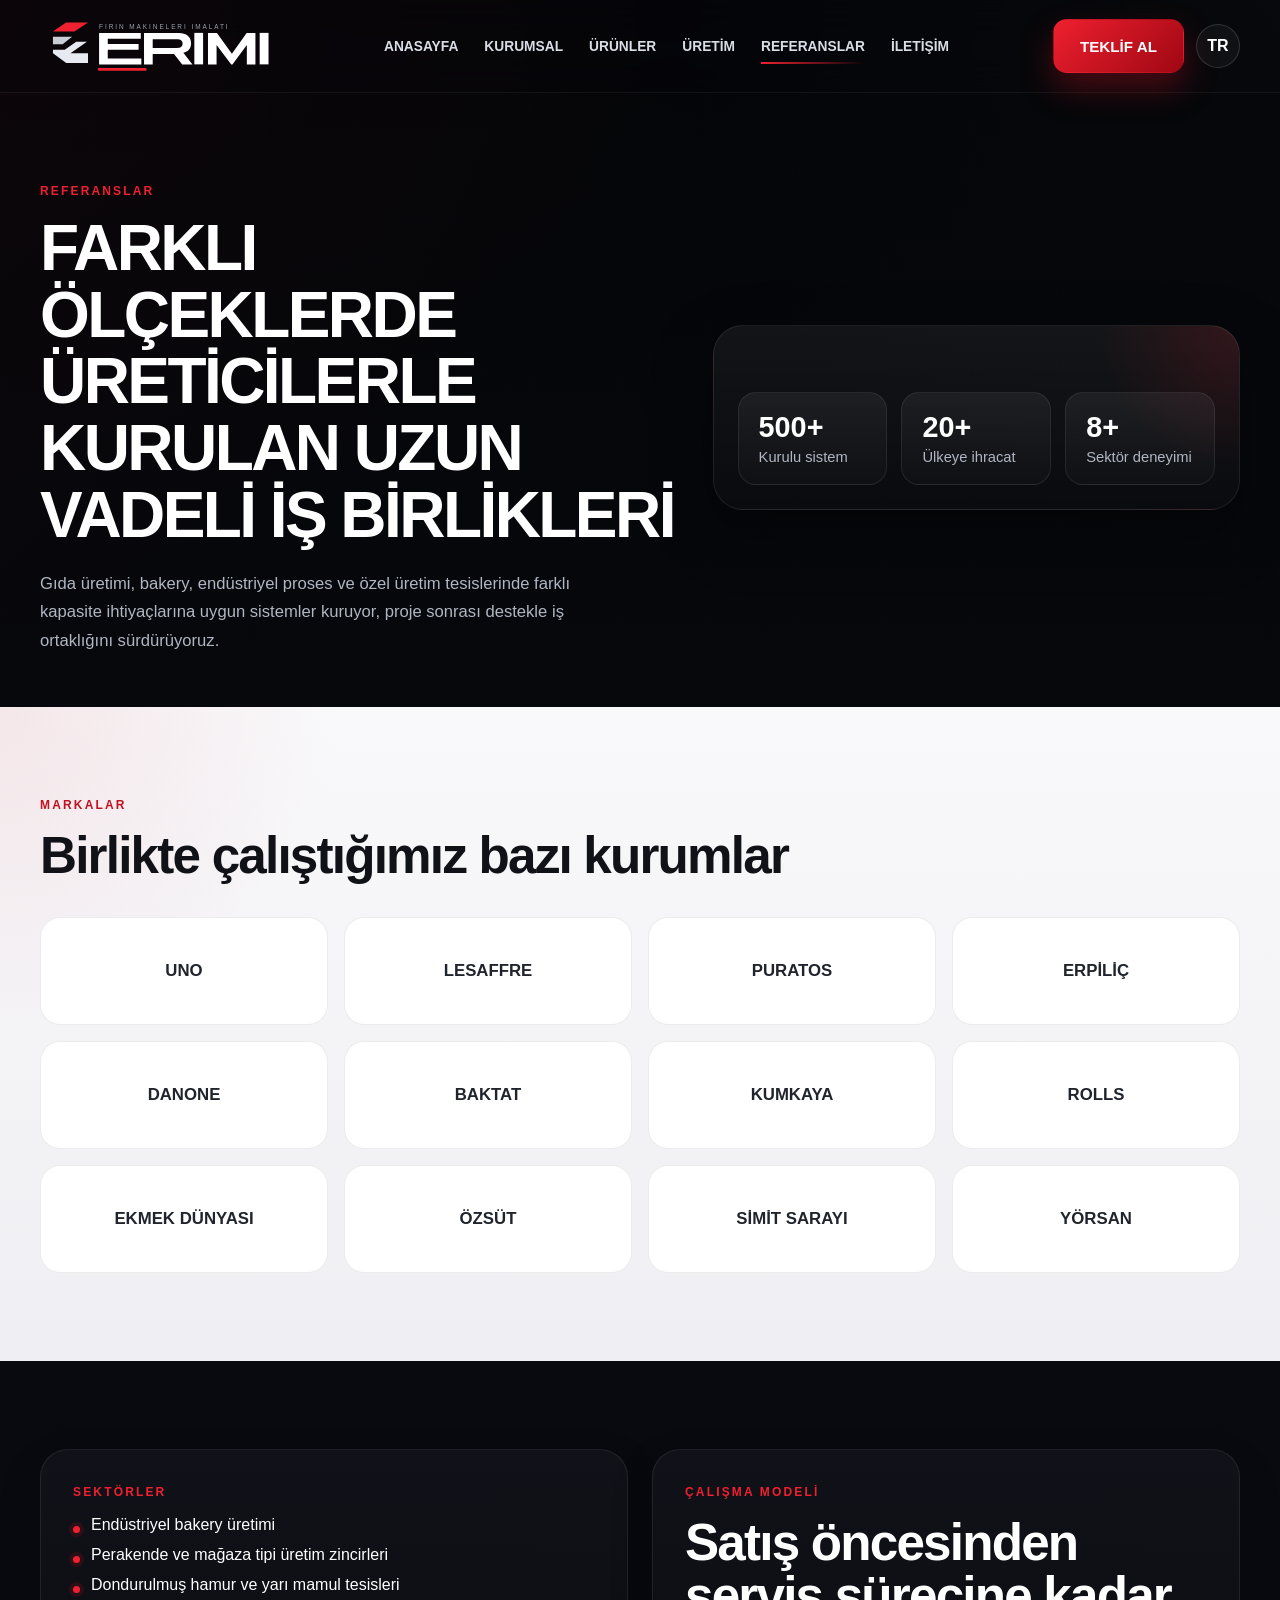
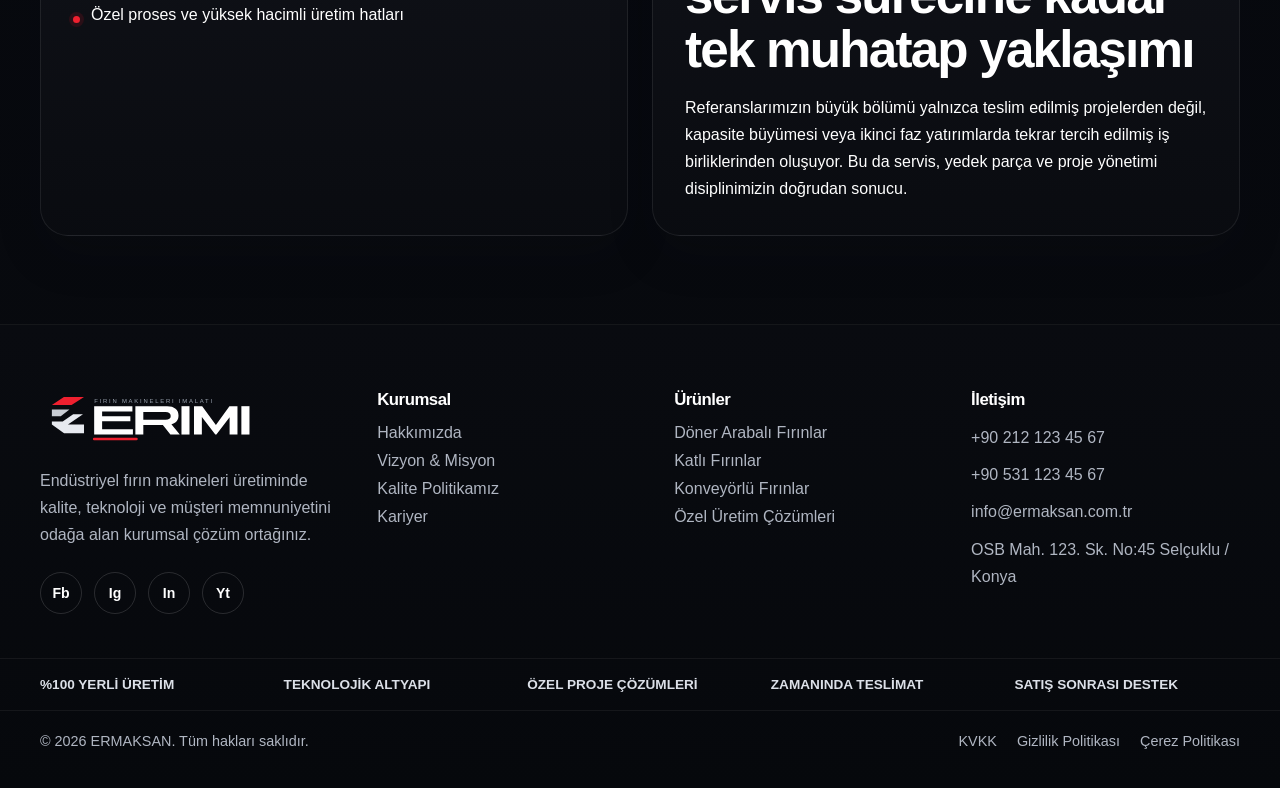
<file: referanslar.html>
<!DOCTYPE html>
<html lang="tr">
  <head>
    <meta charset="UTF-8" />
    <meta name="viewport" content="width=device-width, initial-scale=1.0" />
    <meta
      name="description"
      content="ERMAKSAN referansları: farklı sektörlerde kurulu sistemler ve uzun soluklu iş ortaklıkları."
    />
    <title>ERMAKSAN | Referanslar</title>
    <link rel="preload" href="./assets/logo.svg" as="image" type="image/svg+xml" />
    <link rel="stylesheet" href="./styles.css" />
  </head>
  <body>
    <div class="site-shell">
      <header class="site-header" id="top">
        <div class="container nav-row">
          <a class="brand" href="./index.html" aria-label="ERMAKSAN anasayfa">
            <img src="./assets/logo.svg" alt="ERMAKSAN" />
          </a>

          <button
            class="menu-toggle"
            type="button"
            aria-expanded="false"
            aria-controls="site-nav"
            aria-label="Menüyü aç"
          >
            <span></span>
            <span></span>
            <span></span>
          </button>

          <nav class="site-nav" id="site-nav" aria-label="Ana menü">
            <a href="./index.html">Anasayfa</a>
            <a href="./kurumsal.html">Kurumsal</a>
            <a href="./urunler.html">Ürünler</a>
            <a href="./index.html#process">Üretim</a>
            <a href="./referanslar.html" class="is-active">Referanslar</a>
            <a href="./iletisim.html">İletişim</a>
          </nav>

          <div class="nav-actions">
            <a href="./iletisim.html" class="button button-primary">Teklif Al</a>
            <button class="lang-switch" type="button" aria-label="Dil seçimi">TR</button>
          </div>
        </div>
      </header>

      <main>
        <section class="page-hero">
          <div class="page-hero-backdrop"></div>
          <div class="container page-hero-grid">
            <div class="page-hero-copy">
              <p class="eyebrow">Referanslar</p>
              <h1>Farklı ölçeklerde üreticilerle kurulan uzun vadeli iş birlikleri</h1>
              <p class="hero-text">
                Gıda üretimi, bakery, endüstriyel proses ve özel üretim tesislerinde
                farklı kapasite ihtiyaçlarına uygun sistemler kuruyor, proje sonrası
                destekle iş ortaklığını sürdürüyoruz.
              </p>
            </div>
            <div class="page-hero-panel">
              <div class="hero-stats">
                <article>
                  <strong>500+</strong>
                  <span>Kurulu sistem</span>
                </article>
                <article>
                  <strong>20+</strong>
                  <span>Ülkeye ihracat</span>
                </article>
                <article>
                  <strong>8+</strong>
                  <span>Sektör deneyimi</span>
                </article>
              </div>
            </div>
          </div>
        </section>

        <section class="content-section section-light">
          <div class="container">
            <div class="section-heading">
              <div>
                <p class="eyebrow eyebrow-dark">Markalar</p>
                <h2>Birlikte çalıştığımız bazı kurumlar</h2>
              </div>
            </div>

            <div class="reference-wall">
              <span>UNO</span>
              <span>Lesaffre</span>
              <span>Puratos</span>
              <span>Erpiliç</span>
              <span>Danone</span>
              <span>BakTAT</span>
              <span>Kumkaya</span>
              <span>Rolls</span>
              <span>Ekmek Dünyası</span>
              <span>Özsüt</span>
              <span>Simit Sarayı</span>
              <span>Yörsan</span>
            </div>
          </div>
        </section>

        <section class="content-section">
          <div class="container page-grid page-grid-two">
            <article class="content-card content-card-dark">
              <p class="eyebrow">Sektörler</p>
              <ul class="detail-list">
                <li>Endüstriyel bakery üretimi</li>
                <li>Perakende ve mağaza tipi üretim zincirleri</li>
                <li>Dondurulmuş hamur ve yarı mamul tesisleri</li>
                <li>Özel proses ve yüksek hacimli üretim hatları</li>
              </ul>
            </article>

            <article class="content-card content-card-dark">
              <p class="eyebrow">Çalışma modeli</p>
              <h2>Satış öncesinden servis sürecine kadar tek muhatap yaklaşımı</h2>
              <p>
                Referanslarımızın büyük bölümü yalnızca teslim edilmiş projelerden
                değil, kapasite büyümesi veya ikinci faz yatırımlarda tekrar tercih
                edilmiş iş birliklerinden oluşuyor. Bu da servis, yedek parça ve proje
                yönetimi disiplinimizin doğrudan sonucu.
              </p>
            </article>
          </div>
        </section>
      </main>

      <footer class="site-footer">
        <div class="container footer-main">
          <div class="footer-brand-block">
            <img src="./assets/logo.svg" alt="ERMAKSAN" />
            <p>
              Endüstriyel fırın makineleri üretiminde kalite, teknoloji ve müşteri
              memnuniyetini odağa alan kurumsal çözüm ortağınız.
            </p>
            <div class="social-links" aria-label="Sosyal medya">
              <a href="/" aria-label="Facebook">Fb</a>
              <a href="/" aria-label="Instagram">Ig</a>
              <a href="/" aria-label="LinkedIn">In</a>
              <a href="/" aria-label="YouTube">Yt</a>
            </div>
          </div>

          <div class="footer-column">
            <h3>Kurumsal</h3>
            <a href="./kurumsal.html">Hakkımızda</a>
            <a href="./kurumsal.html">Vizyon &amp; Misyon</a>
            <a href="./kurumsal.html">Kalite Politikamız</a>
            <a href="./iletisim.html">Kariyer</a>
          </div>

          <div class="footer-column">
            <h3>Ürünler</h3>
            <a href="./urunler.html">Döner Arabalı Fırınlar</a>
            <a href="./urunler.html">Katlı Fırınlar</a>
            <a href="./urunler.html">Konveyörlü Fırınlar</a>
            <a href="./urunler.html">Özel Üretim Çözümleri</a>
          </div>

          <div class="footer-column">
            <h3>İletişim</h3>
            <p>+90 212 123 45 67</p>
            <p>+90 531 123 45 67</p>
            <p>info@ermaksan.com.tr</p>
            <p>OSB Mah. 123. Sk. No:45 Selçuklu / Konya</p>
          </div>
        </div>

        <div class="footer-ribbon">
          <div class="container ribbon-grid">
            <span>%100 yerli üretim</span>
            <span>Teknolojik altyapı</span>
            <span>Özel proje çözümleri</span>
            <span>Zamanında teslimat</span>
            <span>Satış sonrası destek</span>
          </div>
        </div>

        <div class="container footer-bottom">
          <p>&copy; 2026 ERMAKSAN. Tüm hakları saklıdır.</p>
          <div class="footer-legal">
            <a href="/">KVKK</a>
            <a href="/">Gizlilik Politikası</a>
            <a href="/">Çerez Politikası</a>
          </div>
        </div>
      </footer>
    </div>

    <script src="./script.js"></script>
  </body>
</html>
</file>
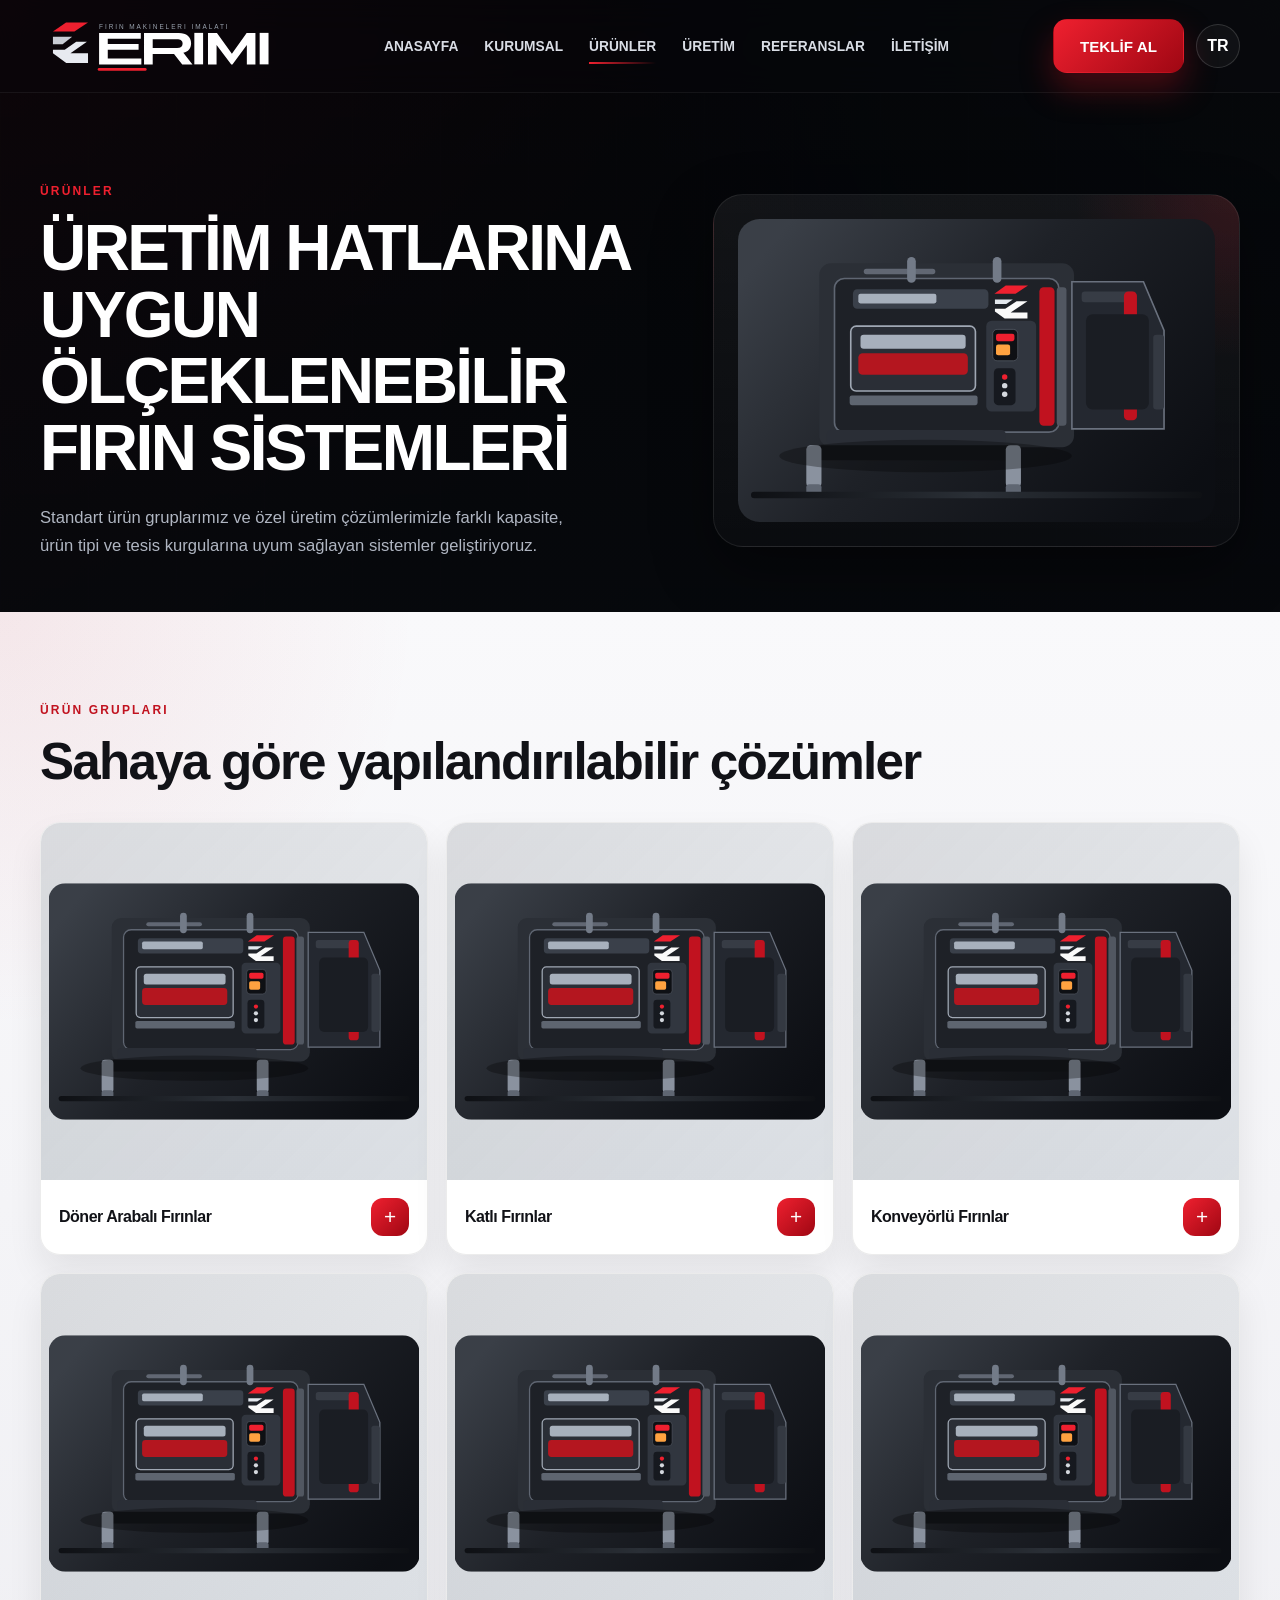
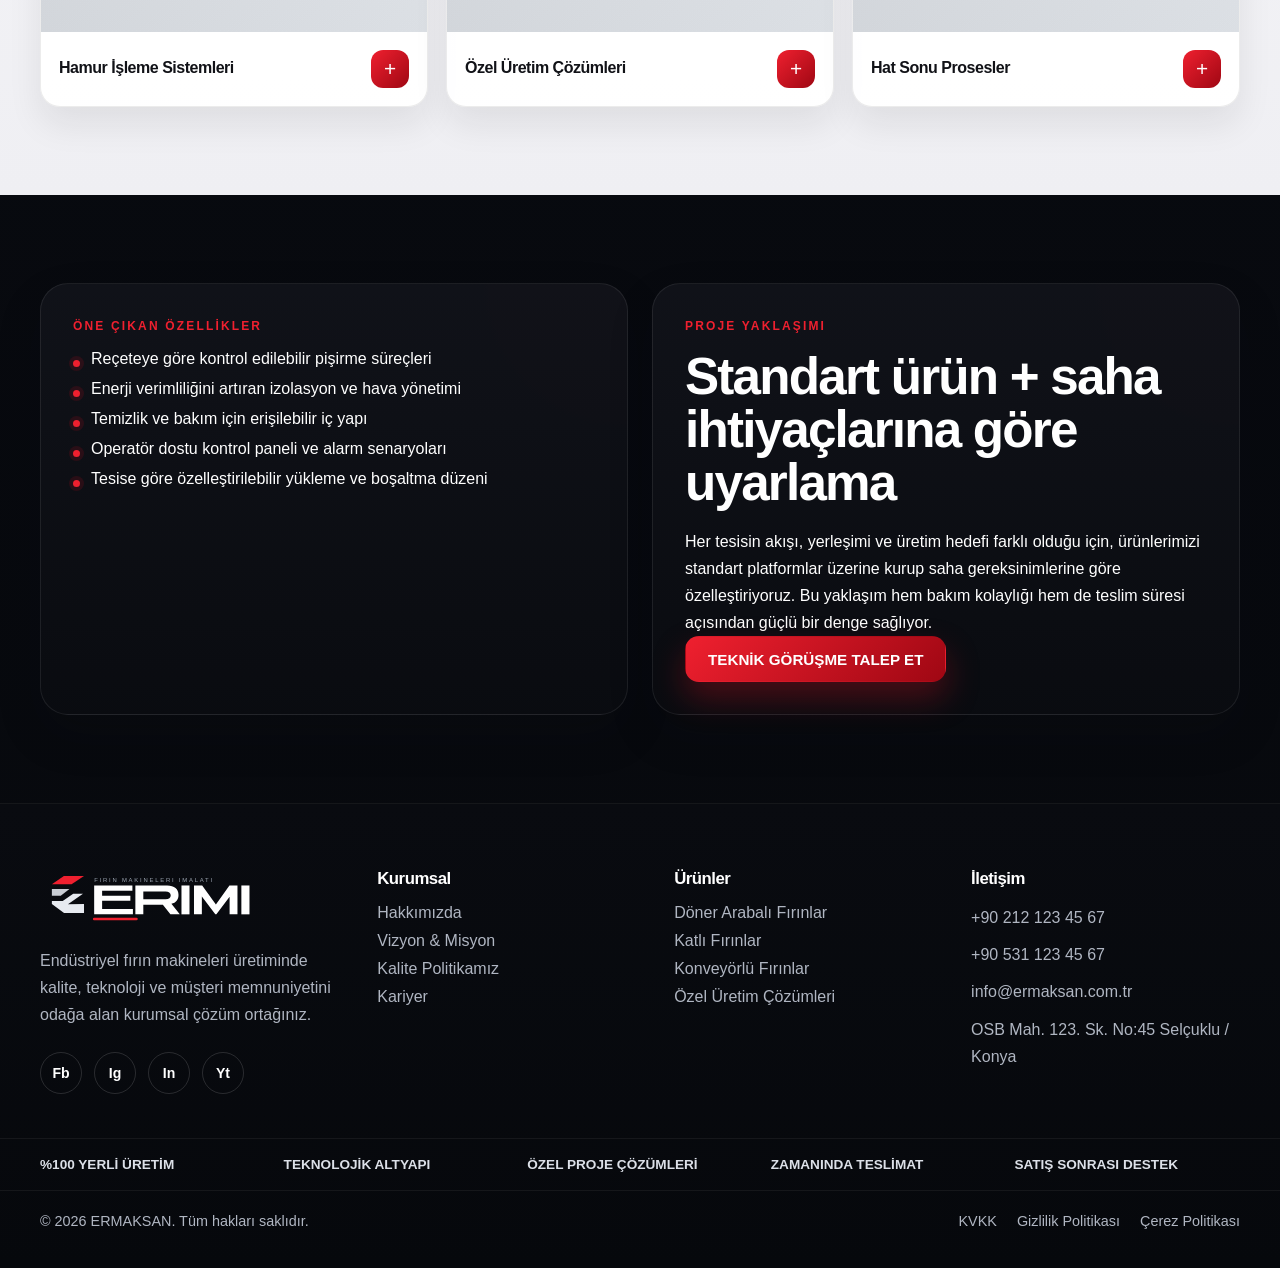
<file: urunler.html>
<!DOCTYPE html>
<html lang="tr">
  <head>
    <meta charset="UTF-8" />
    <meta name="viewport" content="width=device-width, initial-scale=1.0" />
    <meta
      name="description"
      content="ERMAKSAN ürün grupları: döner arabalı, katlı, konveyörlü fırınlar ve özel üretim çözümleri."
    />
    <title>ERMAKSAN | Ürünler</title>
    <link rel="preload" href="./assets/logo.svg" as="image" type="image/svg+xml" />
    <link rel="stylesheet" href="./styles.css" />
  </head>
  <body>
    <div class="site-shell">
      <header class="site-header" id="top">
        <div class="container nav-row">
          <a class="brand" href="./index.html" aria-label="ERMAKSAN anasayfa">
            <img src="./assets/logo.svg" alt="ERMAKSAN" />
          </a>

          <button
            class="menu-toggle"
            type="button"
            aria-expanded="false"
            aria-controls="site-nav"
            aria-label="Menüyü aç"
          >
            <span></span>
            <span></span>
            <span></span>
          </button>

          <nav class="site-nav" id="site-nav" aria-label="Ana menü">
            <a href="./index.html">Anasayfa</a>
            <a href="./kurumsal.html">Kurumsal</a>
            <a href="./urunler.html" class="is-active">Ürünler</a>
            <a href="./index.html#process">Üretim</a>
            <a href="./referanslar.html">Referanslar</a>
            <a href="./iletisim.html">İletişim</a>
          </nav>

          <div class="nav-actions">
            <a href="./iletisim.html" class="button button-primary">Teklif Al</a>
            <button class="lang-switch" type="button" aria-label="Dil seçimi">TR</button>
          </div>
        </div>
      </header>

      <main>
        <section class="page-hero">
          <div class="page-hero-backdrop"></div>
          <div class="container page-hero-grid">
            <div class="page-hero-copy">
              <p class="eyebrow">Ürünler</p>
              <h1>Üretim Hatlarına Uygun Ölçeklenebilir Fırın Sistemleri</h1>
              <p class="hero-text">
                Standart ürün gruplarımız ve özel üretim çözümlerimizle farklı kapasite,
                ürün tipi ve tesis kurgularına uyum sağlayan sistemler geliştiriyoruz.
              </p>
            </div>
            <div class="page-hero-panel page-hero-visual">
              <img src="./assets/hero-oven.svg" alt="ERMAKSAN fırın sistemi" />
            </div>
          </div>
        </section>

        <section class="content-section section-light">
          <div class="container">
            <div class="section-heading">
              <div>
                <p class="eyebrow eyebrow-dark">Ürün grupları</p>
                <h2>Sahaya göre yapılandırılabilir çözümler</h2>
              </div>
            </div>

            <div class="product-grid product-grid-page">
              <article class="product-card">
                <div class="product-media">
                  <img src="./assets/hero-oven.svg" alt="Döner arabalı fırın" />
                </div>
                <div class="product-body">
                  <h3>Döner Arabalı Fırınlar</h3>
                  <button type="button" aria-label="Döner arabalı fırın">+</button>
                </div>
              </article>
              <article class="product-card">
                <div class="product-media">
                  <img src="./assets/hero-oven.svg" alt="Katlı fırın" />
                </div>
                <div class="product-body">
                  <h3>Katlı Fırınlar</h3>
                  <button type="button" aria-label="Katlı fırın">+</button>
                </div>
              </article>
              <article class="product-card">
                <div class="product-media">
                  <img src="./assets/hero-oven.svg" alt="Konveyörlü fırın" />
                </div>
                <div class="product-body">
                  <h3>Konveyörlü Fırınlar</h3>
                  <button type="button" aria-label="Konveyörlü fırın">+</button>
                </div>
              </article>
              <article class="product-card">
                <div class="product-media">
                  <img src="./assets/hero-oven.svg" alt="Hamur işleme sistemi" />
                </div>
                <div class="product-body">
                  <h3>Hamur İşleme Sistemleri</h3>
                  <button type="button" aria-label="Hamur işleme sistemi">+</button>
                </div>
              </article>
              <article class="product-card">
                <div class="product-media">
                  <img src="./assets/hero-oven.svg" alt="Özel üretim çözümü" />
                </div>
                <div class="product-body">
                  <h3>Özel Üretim Çözümleri</h3>
                  <button type="button" aria-label="Özel üretim çözümü">+</button>
                </div>
              </article>
              <article class="product-card">
                <div class="product-media">
                  <img src="./assets/hero-oven.svg" alt="Hat sonu proses çözümü" />
                </div>
                <div class="product-body">
                  <h3>Hat Sonu Prosesler</h3>
                  <button type="button" aria-label="Hat sonu proses çözümü">+</button>
                </div>
              </article>
            </div>
          </div>
        </section>

        <section class="content-section">
          <div class="container page-grid page-grid-two">
            <article class="content-card content-card-dark">
              <p class="eyebrow">Öne çıkan özellikler</p>
              <ul class="detail-list">
                <li>Reçeteye göre kontrol edilebilir pişirme süreçleri</li>
                <li>Enerji verimliliğini artıran izolasyon ve hava yönetimi</li>
                <li>Temizlik ve bakım için erişilebilir iç yapı</li>
                <li>Operatör dostu kontrol paneli ve alarm senaryoları</li>
                <li>Tesise göre özelleştirilebilir yükleme ve boşaltma düzeni</li>
              </ul>
            </article>

            <article class="content-card content-card-dark">
              <p class="eyebrow">Proje yaklaşımı</p>
              <h2>Standart ürün + saha ihtiyaçlarına göre uyarlama</h2>
              <p>
                Her tesisin akışı, yerleşimi ve üretim hedefi farklı olduğu için,
                ürünlerimizi standart platformlar üzerine kurup saha gereksinimlerine
                göre özelleştiriyoruz. Bu yaklaşım hem bakım kolaylığı hem de teslim
                süresi açısından güçlü bir denge sağlıyor.
              </p>
              <a href="./iletisim.html" class="button button-primary button-small">Teknik görüşme talep et</a>
            </article>
          </div>
        </section>
      </main>

      <footer class="site-footer">
        <div class="container footer-main">
          <div class="footer-brand-block">
            <img src="./assets/logo.svg" alt="ERMAKSAN" />
            <p>
              Endüstriyel fırın makineleri üretiminde kalite, teknoloji ve müşteri
              memnuniyetini odağa alan kurumsal çözüm ortağınız.
            </p>
            <div class="social-links" aria-label="Sosyal medya">
              <a href="/" aria-label="Facebook">Fb</a>
              <a href="/" aria-label="Instagram">Ig</a>
              <a href="/" aria-label="LinkedIn">In</a>
              <a href="/" aria-label="YouTube">Yt</a>
            </div>
          </div>

          <div class="footer-column">
            <h3>Kurumsal</h3>
            <a href="./kurumsal.html">Hakkımızda</a>
            <a href="./kurumsal.html">Vizyon &amp; Misyon</a>
            <a href="./kurumsal.html">Kalite Politikamız</a>
            <a href="./iletisim.html">Kariyer</a>
          </div>

          <div class="footer-column">
            <h3>Ürünler</h3>
            <a href="./urunler.html">Döner Arabalı Fırınlar</a>
            <a href="./urunler.html">Katlı Fırınlar</a>
            <a href="./urunler.html">Konveyörlü Fırınlar</a>
            <a href="./urunler.html">Özel Üretim Çözümleri</a>
          </div>

          <div class="footer-column">
            <h3>İletişim</h3>
            <p>+90 212 123 45 67</p>
            <p>+90 531 123 45 67</p>
            <p>info@ermaksan.com.tr</p>
            <p>OSB Mah. 123. Sk. No:45 Selçuklu / Konya</p>
          </div>
        </div>

        <div class="footer-ribbon">
          <div class="container ribbon-grid">
            <span>%100 yerli üretim</span>
            <span>Teknolojik altyapı</span>
            <span>Özel proje çözümleri</span>
            <span>Zamanında teslimat</span>
            <span>Satış sonrası destek</span>
          </div>
        </div>

        <div class="container footer-bottom">
          <p>&copy; 2026 ERMAKSAN. Tüm hakları saklıdır.</p>
          <div class="footer-legal">
            <a href="/">KVKK</a>
            <a href="/">Gizlilik Politikası</a>
            <a href="/">Çerez Politikası</a>
          </div>
        </div>
      </footer>
    </div>

    <script src="./script.js"></script>
  </body>
</html>
</file>
<file: styles.css>
:root {
  --bg: #07090d;
  --bg-soft: #0d1017;
  --panel: rgba(17, 19, 26, 0.86);
  --panel-strong: #0a0c11;
  --line: rgba(255, 255, 255, 0.09);
  --line-strong: rgba(255, 255, 255, 0.18);
  --text: #ffffff;
  --muted: #b0b6c2;
  --muted-dark: #555b67;
  --surface: #ffffff;
  --surface-muted: #f3f4f7;
  --heading-dark: #111217;
  --accent: #c1121f;
  --accent-bright: #ef202f;
  --accent-soft: rgba(193, 18, 31, 0.18);
  --shadow: 0 22px 60px rgba(0, 0, 0, 0.4);
  --radius: 24px;
  --radius-small: 16px;
  --container: min(1200px, calc(100vw - 48px));
  --font-display: "Montserrat", "Segoe UI", "Helvetica Neue", sans-serif;
  --font-body: "Exo 2", "Segoe UI", "Helvetica Neue", sans-serif;
}

* {
  box-sizing: border-box;
}

html {
  scroll-behavior: smooth;
}

body {
  margin: 0;
  min-width: 320px;
  color: var(--text);
  font-family: var(--font-body);
  background:
    radial-gradient(circle at top left, rgba(193, 18, 31, 0.18), transparent 28%),
    radial-gradient(circle at top right, rgba(255, 255, 255, 0.08), transparent 22%),
    linear-gradient(180deg, #030406 0%, #080a10 42%, #07090d 100%);
}

img {
  display: block;
  max-width: 100%;
}

a {
  color: inherit;
  text-decoration: none;
}

button,
input,
textarea {
  font: inherit;
}

button {
  border: 0;
  cursor: pointer;
}

.container {
  width: var(--container);
  margin: 0 auto;
}

.section-light {
  background:
    radial-gradient(circle at top left, rgba(193, 18, 31, 0.08), transparent 24%),
    linear-gradient(180deg, #f9f9fb 0%, #efeff3 100%);
  color: var(--heading-dark);
}

.eyebrow {
  margin: 0 0 14px;
  color: var(--accent-bright);
  text-transform: uppercase;
  letter-spacing: 0.18em;
  font-size: 0.75rem;
  font-weight: 700;
}

.eyebrow-dark {
  color: var(--accent);
}

h1,
h2,
h3 {
  margin: 0;
  font-family: var(--font-display);
  font-weight: 800;
  line-height: 1.04;
}

h1 {
  font-size: clamp(2.8rem, 5vw, 5.3rem);
  letter-spacing: -0.04em;
  text-transform: uppercase;
}

h1 span,
h2 span {
  color: var(--accent-bright);
}

h2 {
  font-size: clamp(2rem, 4vw, 3.25rem);
  letter-spacing: -0.035em;
}

h3 {
  font-size: 1.1rem;
  letter-spacing: -0.03em;
}

p {
  margin: 0;
  line-height: 1.7;
}

.button {
  display: inline-flex;
  align-items: center;
  justify-content: center;
  min-height: 54px;
  padding: 0 26px;
  border-radius: 14px;
  border: 1px solid transparent;
  font-family: var(--font-display);
  font-size: 0.95rem;
  font-weight: 700;
  text-transform: uppercase;
  transition:
    transform 180ms ease,
    border-color 180ms ease,
    background-color 180ms ease,
    color 180ms ease,
    box-shadow 180ms ease;
}

.button:hover,
.button:focus-visible {
  transform: translateY(-2px);
}

.button-primary {
  color: #fff;
  background: linear-gradient(135deg, var(--accent-bright), #9f0713);
  box-shadow: 0 16px 32px rgba(193, 18, 31, 0.35);
}

.button-secondary {
  color: #fff;
  background: rgba(255, 255, 255, 0.02);
  border-color: rgba(255, 255, 255, 0.25);
}

.button-small {
  min-height: 46px;
  padding-inline: 22px;
}

.site-header {
  position: sticky;
  top: 0;
  z-index: 40;
  backdrop-filter: blur(18px);
  background: rgba(4, 6, 10, 0.78);
  border-bottom: 1px solid rgba(255, 255, 255, 0.06);
}

.nav-row {
  display: flex;
  align-items: center;
  gap: 24px;
  min-height: 92px;
}

.brand {
  flex-shrink: 0;
}

.brand img {
  width: clamp(180px, 20vw, 240px);
}

.site-nav {
  display: flex;
  align-items: center;
  justify-content: center;
  gap: 26px;
  flex: 1;
}

.site-nav a {
  position: relative;
  font-family: var(--font-display);
  font-size: 0.86rem;
  font-weight: 700;
  text-transform: uppercase;
  color: #d9dde5;
}

.site-nav a::after {
  content: "";
  position: absolute;
  left: 0;
  bottom: -10px;
  width: 100%;
  height: 2px;
  background: linear-gradient(90deg, var(--accent-bright), transparent);
  transform: scaleX(0);
  transform-origin: left;
  transition: transform 180ms ease;
}

.site-nav a:hover::after,
.site-nav a:focus-visible::after,
.site-nav a.is-active::after {
  transform: scaleX(1);
}

.nav-actions {
  display: flex;
  align-items: center;
  gap: 12px;
  flex-shrink: 0;
}

.lang-switch {
  width: 44px;
  height: 44px;
  border-radius: 999px;
  color: #fff;
  background: rgba(255, 255, 255, 0.04);
  border: 1px solid rgba(255, 255, 255, 0.14);
  font-family: var(--font-display);
  font-weight: 700;
}

.menu-toggle {
  display: none;
  flex-direction: column;
  gap: 5px;
  width: 46px;
  height: 46px;
  align-items: center;
  justify-content: center;
  background: rgba(255, 255, 255, 0.04);
  border-radius: 12px;
  border: 1px solid rgba(255, 255, 255, 0.12);
}

.menu-toggle span {
  width: 18px;
  height: 2px;
  background: #fff;
  border-radius: 999px;
  transition: transform 180ms ease, opacity 180ms ease;
}

.menu-open .menu-toggle span:nth-child(1) {
  transform: translateY(7px) rotate(45deg);
}

.menu-open .menu-toggle span:nth-child(2) {
  opacity: 0;
}

.menu-open .menu-toggle span:nth-child(3) {
  transform: translateY(-7px) rotate(-45deg);
}

.hero-section {
  position: relative;
  overflow: clip;
}

.hero-backdrop {
  position: absolute;
  inset: 0;
  background:
    linear-gradient(180deg, rgba(2, 4, 8, 0.78) 0%, rgba(5, 6, 10, 0.78) 100%),
    linear-gradient(135deg, rgba(193, 18, 31, 0.16), transparent 38%),
    repeating-linear-gradient(
      90deg,
      rgba(255, 255, 255, 0.02) 0,
      rgba(255, 255, 255, 0.02) 1px,
      transparent 1px,
      transparent 92px
    );
  opacity: 1;
}

.hero-section::after {
  content: "";
  position: absolute;
  inset: 0;
  background:
    radial-gradient(circle at 72% 24%, rgba(255, 255, 255, 0.14), transparent 18%),
    radial-gradient(circle at 70% 52%, rgba(193, 18, 31, 0.2), transparent 26%);
  pointer-events: none;
}

.hero-grid {
  position: relative;
  z-index: 1;
  display: grid;
  grid-template-columns: minmax(0, 1fr) minmax(430px, 0.95fr);
  gap: 40px;
  align-items: center;
  padding: 88px 0 48px;
}

.hero-copy {
  max-width: 620px;
}

.hero-text {
  margin-top: 22px;
  max-width: 560px;
  color: var(--muted);
  font-size: 1.04rem;
}

.hero-actions {
  display: flex;
  gap: 16px;
  margin-top: 36px;
}

.hero-slider-nav {
  display: flex;
  gap: 12px;
  margin-top: 26px;
}

.hero-slider-nav span {
  width: 34px;
  height: 4px;
  border-radius: 999px;
  background: rgba(255, 255, 255, 0.22);
}

.hero-slider-nav span.is-active {
  width: 54px;
  background: linear-gradient(90deg, #ff8b2c, var(--accent-bright));
}

.hero-stats {
  display: grid;
  grid-template-columns: repeat(3, minmax(0, 1fr));
  gap: 14px;
  margin-top: 42px;
}

.hero-stats article,
.map-metrics article {
  padding: 18px 20px;
  border-radius: 18px;
  background: linear-gradient(180deg, rgba(255, 255, 255, 0.06), rgba(255, 255, 255, 0.02));
  border: 1px solid rgba(255, 255, 255, 0.08);
}

.hero-stats strong,
.map-metrics strong {
  display: block;
  margin-bottom: 4px;
  font-family: var(--font-display);
  font-size: 1.8rem;
  font-weight: 800;
}

.hero-stats span,
.map-metrics span {
  color: var(--muted);
  font-size: 0.92rem;
}

.hero-visual {
  position: relative;
  min-height: 680px;
}

.hero-machine-frame {
  position: absolute;
  right: 20px;
  left: 0;
  bottom: 0;
  padding: 26px;
  border-radius: 34px;
  background:
    linear-gradient(180deg, rgba(255, 255, 255, 0.07), rgba(255, 255, 255, 0.03)),
    radial-gradient(circle at center, rgba(255, 255, 255, 0.06), transparent 65%);
  border: 1px solid rgba(255, 255, 255, 0.08);
  box-shadow: var(--shadow);
}

.hero-machine-frame::before {
  content: "";
  position: absolute;
  inset: 18px 18px auto;
  height: 1px;
  background: linear-gradient(90deg, transparent, rgba(255, 255, 255, 0.18), transparent);
}

.hero-machine-frame img {
  width: 100%;
}

.device-card {
  position: absolute;
  right: -10px;
  top: 48px;
  width: min(290px, 44%);
  padding: 14px;
  border-radius: 42px;
  background: linear-gradient(180deg, #16191f 0%, #06080c 100%);
  box-shadow: 0 28px 70px rgba(0, 0, 0, 0.45);
  border: 1px solid rgba(255, 255, 255, 0.08);
}

.device-notch {
  width: 38%;
  height: 18px;
  margin: 0 auto 12px;
  border-radius: 999px;
  background: rgba(255, 255, 255, 0.08);
}

.device-screen {
  overflow: hidden;
  min-height: 550px;
  padding: 18px;
  border-radius: 30px;
  background:
    linear-gradient(180deg, rgba(9, 10, 15, 0.96), rgba(7, 8, 12, 0.96)),
    radial-gradient(circle at top right, rgba(193, 18, 31, 0.18), transparent 30%);
}

.device-logo {
  width: 130px;
}

.device-eyebrow {
  margin-top: 28px;
  color: var(--accent-bright);
  text-transform: uppercase;
  letter-spacing: 0.13em;
  font-size: 0.64rem;
  font-weight: 700;
}

.device-screen h2 {
  margin-top: 14px;
  font-size: clamp(1.35rem, 2vw, 1.8rem);
}

.device-buttons {
  display: flex;
  flex-direction: column;
  gap: 12px;
  margin-top: 24px;
}

.device-button {
  display: flex;
  align-items: center;
  justify-content: center;
  min-height: 42px;
  border-radius: 12px;
  font-family: var(--font-display);
  font-size: 0.78rem;
  font-weight: 700;
  text-transform: uppercase;
}

.device-button.filled {
  background: linear-gradient(135deg, var(--accent-bright), #9f0713);
}

.device-button.ghost {
  border: 1px solid rgba(255, 255, 255, 0.18);
}

.device-machine {
  margin-top: 22px;
}

.feature-ribbon {
  position: relative;
  z-index: 1;
  border-top: 1px solid rgba(255, 255, 255, 0.06);
  border-bottom: 1px solid rgba(255, 255, 255, 0.06);
  background:
    linear-gradient(180deg, rgba(15, 17, 24, 0.96) 0%, rgba(9, 11, 16, 0.96) 100%);
}

.page-hero {
  position: relative;
  overflow: clip;
  padding: 88px 0 52px;
}

.page-hero-backdrop {
  position: absolute;
  inset: 0;
  background:
    linear-gradient(180deg, rgba(3, 5, 8, 0.86), rgba(6, 8, 12, 0.9)),
    linear-gradient(135deg, rgba(193, 18, 31, 0.18), transparent 42%),
    repeating-linear-gradient(
      90deg,
      rgba(255, 255, 255, 0.018) 0,
      rgba(255, 255, 255, 0.018) 1px,
      transparent 1px,
      transparent 88px
    );
}

.page-hero-grid {
  position: relative;
  z-index: 1;
  display: grid;
  grid-template-columns: minmax(0, 1.1fr) minmax(300px, 0.9fr);
  gap: 28px;
  align-items: center;
}

.page-hero-copy {
  max-width: 760px;
}

.page-hero-panel,
.page-hero-visual {
  padding: 24px;
  border-radius: 30px;
  background:
    linear-gradient(180deg, rgba(255, 255, 255, 0.06), rgba(255, 255, 255, 0.02)),
    radial-gradient(circle at top right, rgba(193, 18, 31, 0.18), transparent 26%);
  border: 1px solid rgba(255, 255, 255, 0.08);
  box-shadow: var(--shadow);
}

.page-hero-visual img {
  width: 100%;
}

.content-section {
  padding: 88px 0;
}

.page-grid {
  display: grid;
  gap: 24px;
}

.page-grid-two {
  grid-template-columns: repeat(2, minmax(0, 1fr));
}

.content-card {
  padding: 32px;
  border-radius: 28px;
  box-shadow: 0 20px 48px rgba(17, 18, 23, 0.12);
}

.content-card h2 {
  margin-bottom: 18px;
}

.content-card h3 {
  margin-bottom: 14px;
  font-size: 1.4rem;
}

.content-card p + p {
  margin-top: 14px;
}

.content-card-light {
  color: var(--heading-dark);
  background: rgba(255, 255, 255, 0.96);
  border: 1px solid rgba(17, 18, 23, 0.08);
}

.content-card-dark {
  color: #fff;
  background:
    linear-gradient(180deg, rgba(17, 19, 26, 0.95), rgba(10, 12, 17, 0.95)),
    radial-gradient(circle at top right, rgba(193, 18, 31, 0.16), transparent 28%);
  border: 1px solid rgba(255, 255, 255, 0.08);
}

.pill-list,
.detail-list {
  margin: 0;
  padding: 0;
  list-style: none;
}

.pill-list {
  display: flex;
  flex-wrap: wrap;
  gap: 12px;
}

.pill-list li {
  padding: 12px 16px;
  border-radius: 999px;
  background: rgba(255, 255, 255, 0.06);
  border: 1px solid rgba(255, 255, 255, 0.1);
}

.detail-list li {
  position: relative;
  padding-left: 18px;
  color: inherit;
}

.detail-list li + li {
  margin-top: 12px;
}

.detail-list li::before {
  content: "";
  position: absolute;
  left: 0;
  top: 0.62em;
  width: 7px;
  height: 7px;
  border-radius: 50%;
  background: var(--accent-bright);
  box-shadow: 0 0 0 4px rgba(193, 18, 31, 0.16);
}

.stats-band {
  display: grid;
  grid-template-columns: repeat(4, minmax(0, 1fr));
  gap: 18px;
}

.stats-band article {
  padding: 24px;
  border-radius: 24px;
  background: rgba(255, 255, 255, 0.96);
  border: 1px solid rgba(17, 18, 23, 0.08);
  box-shadow: 0 18px 34px rgba(20, 20, 26, 0.08);
}

.stats-band strong {
  display: block;
  margin-bottom: 10px;
  color: var(--accent);
  font-family: var(--font-display);
  font-size: 1.8rem;
  font-weight: 800;
}

.product-grid-page {
  grid-template-columns: repeat(3, minmax(0, 1fr));
}

.reference-wall {
  display: grid;
  grid-template-columns: repeat(4, minmax(0, 1fr));
  gap: 16px;
}

.reference-wall span {
  display: grid;
  place-items: center;
  min-height: 108px;
  padding: 12px;
  border-radius: 20px;
  background: rgba(255, 255, 255, 0.96);
  border: 1px solid rgba(17, 18, 23, 0.08);
  color: #20242c;
  font-family: var(--font-display);
  font-size: 1.05rem;
  font-weight: 800;
  text-align: center;
  text-transform: uppercase;
}

.contact-layout {
  display: grid;
  grid-template-columns: minmax(0, 1.2fr) minmax(280px, 0.8fr);
  gap: 24px;
}

.contact-cards {
  display: grid;
  gap: 14px;
}

.contact-cards article {
  padding: 18px 20px;
  border-radius: 18px;
  background: rgba(255, 255, 255, 0.04);
  border: 1px solid rgba(255, 255, 255, 0.08);
}

.contact-cards strong {
  display: block;
  margin-bottom: 8px;
  font-family: var(--font-display);
  font-size: 0.95rem;
  text-transform: uppercase;
}

.contact-form-dark {
  padding: 0;
}

.contact-form-dark input,
.contact-form-dark textarea {
  color: var(--heading-dark);
  background: #fff;
  border: 1px solid rgba(17, 18, 23, 0.12);
}

.contact-form-dark input::placeholder,
.contact-form-dark textarea::placeholder {
  color: #7b8089;
}

.feature-grid {
  display: grid;
  grid-template-columns: repeat(4, minmax(0, 1fr));
  gap: 24px;
  padding: 30px 0;
}

.feature-item {
  display: flex;
  gap: 16px;
  padding-right: 20px;
}

.feature-item:not(:last-child) {
  border-right: 1px solid rgba(255, 255, 255, 0.08);
}

.feature-item p {
  margin-top: 8px;
  color: var(--muted);
  font-size: 0.92rem;
}

.feature-icon {
  position: relative;
  flex: 0 0 52px;
  width: 52px;
  height: 52px;
  border-radius: 16px;
  background: rgba(193, 18, 31, 0.08);
  border: 1px solid rgba(193, 18, 31, 0.32);
}

.feature-icon::before,
.feature-icon::after {
  content: "";
  position: absolute;
}

.feature-icon-bars::before {
  left: 13px;
  bottom: 12px;
  width: 8px;
  height: 18px;
  border-radius: 3px;
  background: var(--accent-bright);
  box-shadow: 12px -8px 0 0 var(--accent-bright), 24px -16px 0 0 var(--accent-bright);
}

.feature-icon-gear::before {
  inset: 12px;
  border: 3px solid var(--accent-bright);
  border-radius: 50%;
}

.feature-icon-gear::after {
  inset: 6px;
  border-radius: 50%;
  border: 2px dashed var(--accent-bright);
}

.feature-icon-headset::before {
  left: 12px;
  top: 16px;
  width: 24px;
  height: 16px;
  border: 3px solid var(--accent-bright);
  border-bottom: 0;
  border-radius: 16px 16px 0 0;
}

.feature-icon-headset::after {
  left: 10px;
  top: 26px;
  width: 28px;
  height: 10px;
  border-left: 3px solid var(--accent-bright);
  border-right: 3px solid var(--accent-bright);
}

.feature-icon-shield::before {
  left: 14px;
  top: 10px;
  width: 24px;
  height: 30px;
  border: 3px solid var(--accent-bright);
  border-radius: 14px 14px 18px 18px;
  clip-path: polygon(50% 0, 100% 18%, 100% 62%, 50% 100%, 0 62%, 0 18%);
}

.products-section,
.references-section {
  padding: 100px 0;
}

.section-heading {
  display: flex;
  align-items: end;
  justify-content: space-between;
  gap: 24px;
  margin-bottom: 34px;
}

.section-heading-compact {
  margin-bottom: 26px;
}

.section-subtitle {
  margin-top: 10px;
  color: #6a707b;
  font-size: 0.98rem;
}

.section-link {
  color: var(--heading-dark);
  font-family: var(--font-display);
  font-size: 0.86rem;
  font-weight: 700;
  text-transform: uppercase;
}

.products-layout {
  display: grid;
  grid-template-columns: minmax(0, 1.32fr) minmax(320px, 0.88fr);
  gap: 26px;
  align-items: start;
}

.product-grid {
  display: grid;
  grid-template-columns: repeat(3, minmax(0, 1fr));
  gap: 18px;
}

.product-card {
  overflow: hidden;
  border-radius: 20px;
  background: rgba(255, 255, 255, 0.94);
  border: 1px solid rgba(17, 18, 23, 0.08);
  box-shadow: 0 18px 34px rgba(20, 20, 26, 0.08);
  transition: transform 200ms ease, box-shadow 200ms ease;
}

.product-card:hover {
  transform: translateY(-6px);
  box-shadow: 0 26px 48px rgba(20, 20, 26, 0.14);
}

.product-media {
  display: grid;
  place-items: center;
  aspect-ratio: 1.08 / 1;
  padding: 18px;
  background:
    linear-gradient(135deg, rgba(17, 18, 23, 0.1), rgba(17, 18, 23, 0.02)),
    linear-gradient(180deg, #f0f2f5 0%, #dfe3e8 100%);
}

.product-media img {
  transform: scale(1.06);
}

.product-body {
  display: flex;
  align-items: center;
  justify-content: space-between;
  gap: 12px;
  padding: 18px;
}

.product-body h3 {
  color: var(--heading-dark);
  font-size: 1rem;
}

.product-body button {
  flex-shrink: 0;
  width: 38px;
  height: 38px;
  border-radius: 12px;
  color: #fff;
  background: linear-gradient(135deg, var(--accent-bright), #9f0713);
  font-size: 1.3rem;
}

.product-showcase {
  position: relative;
}

.product-showcase-frame {
  position: sticky;
  top: 118px;
  padding: 16px;
  border-radius: 34px;
  background: linear-gradient(180deg, #1b1f26 0%, #080a0f 100%);
  box-shadow: 0 28px 70px rgba(17, 18, 23, 0.22);
}

.showcase-content {
  overflow: hidden;
  padding: 22px;
  border-radius: 26px;
  color: #fff;
  background:
    linear-gradient(180deg, rgba(8, 10, 15, 0.98), rgba(10, 12, 18, 0.98)),
    radial-gradient(circle at top right, rgba(193, 18, 31, 0.2), transparent 26%);
  border: 1px solid rgba(255, 255, 255, 0.08);
}

.showcase-logo {
  width: 140px;
}

.showcase-breadcrumb {
  margin-top: 18px;
  color: rgba(255, 255, 255, 0.52);
  font-size: 0.74rem;
}

.showcase-copy h3 {
  margin-top: 10px;
  font-size: 2rem;
}

.showcase-main {
  display: grid;
  grid-template-columns: 1.12fr 0.88fr;
  gap: 18px;
  margin-top: 22px;
}

.showcase-image {
  display: grid;
  place-items: center;
  min-height: 280px;
  padding: 14px;
  border-radius: 20px;
  background:
    linear-gradient(135deg, rgba(255, 255, 255, 0.06), transparent),
    linear-gradient(180deg, #20242c 0%, #10141b 100%);
  border: 1px solid rgba(255, 255, 255, 0.06);
}

.showcase-image img {
  transform: scale(1.04);
}

.showcase-specs {
  padding: 16px 0;
}

.showcase-specs h4 {
  margin: 0 0 14px;
  font-family: var(--font-display);
  font-size: 1rem;
  letter-spacing: -0.03em;
  text-transform: uppercase;
}

.showcase-specs ul {
  margin: 0;
  padding: 0;
  list-style: none;
}

.showcase-specs li {
  position: relative;
  padding-left: 18px;
  color: rgba(255, 255, 255, 0.76);
  font-size: 0.92rem;
}

.showcase-specs li + li {
  margin-top: 10px;
}

.showcase-specs li::before {
  content: "";
  position: absolute;
  left: 0;
  top: 0.62em;
  width: 7px;
  height: 7px;
  border-radius: 50%;
  background: var(--accent-bright);
  box-shadow: 0 0 0 4px rgba(193, 18, 31, 0.16);
}

.showcase-actions {
  display: grid;
  gap: 12px;
  margin-top: 24px;
}

.showcase-thumbs {
  display: grid;
  grid-template-columns: repeat(4, minmax(0, 1fr));
  gap: 10px;
  margin-top: 18px;
}

.showcase-thumbs span {
  display: block;
  aspect-ratio: 1.5 / 1;
  border-radius: 14px;
  border: 1px solid rgba(255, 255, 255, 0.08);
  background:
    radial-gradient(circle at 70% 24%, rgba(193, 18, 31, 0.24), transparent 20%),
    linear-gradient(135deg, rgba(255, 255, 255, 0.08), transparent),
    linear-gradient(180deg, #1f232a 0%, #0e1117 100%);
}

.process-section {
  padding: 100px 0;
}

.process-grid {
  display: grid;
  grid-template-columns: minmax(0, 1.05fr) minmax(0, 0.95fr);
  gap: 24px;
}

.process-panel,
.map-panel {
  padding: 34px;
  border-radius: 30px;
  background:
    linear-gradient(180deg, rgba(17, 19, 26, 0.94), rgba(10, 12, 17, 0.94)),
    radial-gradient(circle at top right, rgba(193, 18, 31, 0.12), transparent 28%);
  border: 1px solid rgba(255, 255, 255, 0.08);
  box-shadow: var(--shadow);
}

.process-timeline {
  display: grid;
  grid-template-columns: repeat(3, minmax(0, 1fr));
  gap: 16px;
}

.process-card {
  position: relative;
  overflow: hidden;
  min-height: 172px;
  padding: 18px;
  border-radius: 20px;
  border: 1px solid rgba(255, 255, 255, 0.08);
  background:
    linear-gradient(180deg, rgba(255, 255, 255, 0.05), transparent),
    radial-gradient(circle at top right, rgba(193, 18, 31, 0.14), transparent 28%),
    linear-gradient(180deg, #10131a 0%, #090b10 100%);
}

.process-card::after {
  content: "";
  position: absolute;
  inset: auto -10% -28% auto;
  width: 80%;
  aspect-ratio: 1;
  background: radial-gradient(circle, rgba(255, 255, 255, 0.16), transparent 64%);
  opacity: 0.35;
}

.process-card span {
  display: inline-block;
  margin-bottom: 14px;
  color: var(--accent-bright);
  font-family: var(--font-display);
  font-size: 1.2rem;
  font-weight: 800;
}

.process-card h3 {
  max-width: 120px;
}

.process-cut::before,
.process-laser::before,
.process-weld::before,
.process-assembly::before,
.process-control::before,
.process-shipping::before {
  content: "";
  position: absolute;
  inset: 0;
  opacity: 0.4;
}

.process-cut::before {
  background:
    linear-gradient(120deg, transparent 42%, rgba(255, 140, 0, 0.85) 47%, transparent 52%),
    radial-gradient(circle at 30% 74%, rgba(255, 183, 0, 0.6), transparent 18%);
}

.process-laser::before {
  background:
    linear-gradient(135deg, transparent 30%, rgba(50, 170, 255, 0.74) 48%, transparent 60%),
    radial-gradient(circle at 42% 72%, rgba(86, 210, 255, 0.46), transparent 22%);
}

.process-weld::before {
  background:
    linear-gradient(160deg, transparent 26%, rgba(255, 120, 50, 0.72) 46%, transparent 63%),
    radial-gradient(circle at 66% 62%, rgba(255, 220, 120, 0.42), transparent 20%);
}

.process-assembly::before {
  background:
    repeating-linear-gradient(
      90deg,
      transparent 0 28px,
      rgba(255, 255, 255, 0.06) 28px 30px
    );
}

.process-control::before {
  background:
    linear-gradient(180deg, rgba(90, 140, 255, 0.2), transparent 60%),
    radial-gradient(circle at 50% 50%, rgba(255, 255, 255, 0.12), transparent 28%);
}

.process-shipping::before {
  background:
    linear-gradient(135deg, rgba(193, 18, 31, 0.22), transparent 46%),
    linear-gradient(0deg, rgba(255, 255, 255, 0.08), transparent 36%);
}

.process-button {
  margin-top: 26px;
}

.map-text {
  max-width: 90%;
  color: var(--muted);
}

.map-visual {
  margin-top: 26px;
  padding: 16px;
  border-radius: 24px;
  background:
    radial-gradient(circle at center, rgba(255, 255, 255, 0.04), transparent 70%),
    linear-gradient(180deg, rgba(255, 255, 255, 0.02), transparent);
  border: 1px solid rgba(255, 255, 255, 0.06);
}

.map-metrics {
  display: grid;
  grid-template-columns: repeat(3, minmax(0, 1fr));
  gap: 14px;
  margin-top: 24px;
}

.references-grid {
  display: grid;
  grid-template-columns: minmax(320px, 0.88fr) minmax(0, 1.12fr);
  gap: 24px;
  align-items: stretch;
}

.references-panel,
.cta-panel {
  border-radius: 30px;
  overflow: hidden;
  box-shadow: 0 20px 48px rgba(17, 18, 23, 0.12);
}

.references-panel {
  padding: 34px;
  background: #fff;
  border: 1px solid rgba(17, 18, 23, 0.08);
}

.logo-cloud {
  display: grid;
  grid-template-columns: repeat(2, minmax(0, 1fr));
  gap: 16px;
  margin-top: 32px;
}

.logo-cloud span {
  display: grid;
  place-items: center;
  min-height: 88px;
  border-radius: 18px;
  border: 1px solid rgba(17, 18, 23, 0.08);
  background: var(--surface-muted);
  color: #2a2d35;
  font-family: var(--font-display);
  font-size: clamp(1rem, 2vw, 1.4rem);
  font-weight: 800;
  letter-spacing: -0.03em;
  text-transform: uppercase;
}

.cta-panel {
  position: relative;
  display: grid;
  grid-template-columns: minmax(0, 0.92fr) minmax(260px, 0.78fr);
  background:
    linear-gradient(125deg, #c1121f 0%, #d41723 44%, rgba(212, 23, 35, 0.96) 44%, rgba(9, 11, 16, 0.96) 75%),
    linear-gradient(180deg, rgba(8, 10, 14, 0.98), rgba(8, 10, 14, 0.98));
  color: #fff;
}

.cta-panel::before {
  content: "";
  position: absolute;
  inset: 0;
  background:
    linear-gradient(130deg, transparent 42%, rgba(255, 255, 255, 0.08) 42%, transparent 50%),
    radial-gradient(circle at 24% 18%, rgba(255, 255, 255, 0.08), transparent 18%);
  pointer-events: none;
}

.cta-copy,
.contact-form {
  position: relative;
  z-index: 1;
}

.cta-copy {
  padding: 34px 34px 0;
}

.cta-copy p:last-child {
  margin-top: 14px;
  max-width: 520px;
  color: rgba(255, 255, 255, 0.8);
}

.contact-form {
  display: grid;
  grid-template-columns: repeat(2, minmax(0, 1fr));
  gap: 14px;
  padding: 28px 34px 34px;
}

.contact-form label {
  display: grid;
  gap: 8px;
}

.contact-form span {
  font-size: 0.78rem;
  font-weight: 700;
  text-transform: uppercase;
  letter-spacing: 0.08em;
}

.contact-form input,
.contact-form textarea {
  width: 100%;
  padding: 15px 16px;
  border-radius: 14px;
  color: #fff;
  background: rgba(7, 9, 13, 0.28);
  border: 1px solid rgba(255, 255, 255, 0.18);
  outline: 0;
}

.contact-form input::placeholder,
.contact-form textarea::placeholder {
  color: rgba(255, 255, 255, 0.54);
}

.contact-form input:focus,
.contact-form textarea:focus {
  border-color: rgba(255, 255, 255, 0.46);
}

.full-width {
  grid-column: 1 / -1;
}

.contact-form .button {
  width: fit-content;
}

.cta-visual {
  position: relative;
  min-height: 100%;
}

.cta-visual img {
  position: absolute;
  right: 0;
  bottom: 0;
  width: 100%;
  height: 100%;
  object-fit: cover;
}

.site-footer {
  background:
    linear-gradient(180deg, #090b10 0%, #06080c 100%);
  border-top: 1px solid rgba(255, 255, 255, 0.06);
}

.footer-main {
  display: grid;
  grid-template-columns: minmax(260px, 1.15fr) repeat(3, minmax(0, 1fr));
  gap: 28px;
  padding: 66px 0 44px;
}

.footer-brand-block img {
  width: 220px;
}

.footer-brand-block p {
  margin-top: 22px;
  max-width: 360px;
  color: var(--muted);
}

.social-links {
  display: flex;
  gap: 12px;
  margin-top: 24px;
}

.social-links a {
  display: grid;
  place-items: center;
  width: 42px;
  height: 42px;
  border-radius: 50%;
  border: 1px solid rgba(255, 255, 255, 0.14);
  color: #fff;
  font-size: 0.88rem;
  font-weight: 700;
}

.footer-column h3 {
  margin-bottom: 16px;
  font-size: 1.05rem;
}

.footer-column a,
.footer-column p {
  display: block;
  margin-bottom: 10px;
  color: var(--muted);
}

.footer-ribbon {
  border-top: 1px solid rgba(255, 255, 255, 0.06);
  border-bottom: 1px solid rgba(255, 255, 255, 0.06);
}

.ribbon-grid {
  display: grid;
  grid-template-columns: repeat(5, minmax(0, 1fr));
  gap: 18px;
  padding: 18px 0;
}

.ribbon-grid span {
  color: #dce0e8;
  font-family: var(--font-display);
  font-size: 0.85rem;
  font-weight: 700;
  text-transform: uppercase;
}

.footer-bottom {
  display: flex;
  align-items: center;
  justify-content: space-between;
  gap: 24px;
  padding: 18px 0 34px;
}

.footer-bottom p,
.footer-legal a {
  color: var(--muted);
  font-size: 0.9rem;
}

.footer-legal {
  display: flex;
  gap: 20px;
}

.site-header,
.hero-copy,
.hero-machine-frame,
.feature-item,
.product-card,
.process-panel,
.map-panel,
.references-panel,
.cta-panel,
.footer-main {
  animation: fadeUp 700ms ease both;
}

.hero-copy {
  animation-delay: 80ms;
}

.hero-machine-frame {
  animation-delay: 160ms;
}

@keyframes fadeUp {
  from {
    opacity: 0;
    transform: translateY(18px);
  }

  to {
    opacity: 1;
    transform: translateY(0);
  }
}

@media (max-width: 1180px) {
  .hero-grid {
    grid-template-columns: minmax(0, 1fr);
    padding-top: 70px;
  }

  .hero-copy {
    max-width: 100%;
  }

  .hero-visual {
    min-height: 580px;
  }

  .device-card {
    width: 260px;
    top: 8px;
  }

  .product-grid {
    grid-template-columns: repeat(3, minmax(0, 1fr));
  }

  .products-layout {
    grid-template-columns: 1fr;
  }

  .product-showcase-frame {
    position: relative;
    top: auto;
  }

  .feature-grid,
  .ribbon-grid {
    grid-template-columns: repeat(2, minmax(0, 1fr));
  }

  .page-hero-grid,
  .contact-layout {
    grid-template-columns: 1fr;
  }

  .stats-band,
  .reference-wall {
    grid-template-columns: repeat(2, minmax(0, 1fr));
  }

  .feature-item:nth-child(2) {
    border-right: 0;
  }

  .footer-main {
    grid-template-columns: repeat(2, minmax(0, 1fr));
  }
}

@media (max-width: 920px) {
  :root {
    --container: min(1200px, calc(100vw - 32px));
  }

  .menu-toggle {
    display: inline-flex;
    order: 3;
    margin-left: auto;
  }

  .nav-row {
    flex-wrap: wrap;
    min-height: 84px;
  }

  .site-nav,
  .nav-actions {
    display: none;
  }

  .menu-open .site-nav,
  .menu-open .nav-actions {
    display: flex;
  }

  .site-nav {
    order: 4;
    flex-basis: 100%;
    flex-direction: column;
    align-items: flex-start;
    gap: 16px;
    padding: 22px;
    margin-bottom: 16px;
    border-radius: 22px;
    background: rgba(13, 16, 23, 0.96);
    border: 1px solid rgba(255, 255, 255, 0.08);
  }

  .site-nav a::after {
    bottom: -6px;
  }

  .nav-actions {
    order: 5;
    flex-basis: 100%;
    justify-content: flex-start;
    margin-bottom: 18px;
  }

  .hero-visual {
    min-height: 470px;
  }

  .device-card {
    width: 220px;
  }

  .feature-grid,
  .process-grid,
  .references-grid,
  .cta-panel,
  .footer-main,
  .map-metrics {
    grid-template-columns: 1fr;
  }

  .feature-item,
  .feature-item:nth-child(2) {
    border-right: 0;
    padding-right: 0;
  }

  .product-grid {
    grid-template-columns: repeat(2, minmax(0, 1fr));
  }

  .page-grid-two,
  .product-grid-page {
    grid-template-columns: 1fr;
  }

  .showcase-main {
    grid-template-columns: 1fr;
  }

  .process-timeline {
    grid-template-columns: repeat(2, minmax(0, 1fr));
  }

  .cta-visual {
    min-height: 360px;
  }

  .footer-bottom {
    flex-direction: column;
    align-items: flex-start;
  }
}

@media (max-width: 680px) {
  h1 {
    font-size: clamp(2.35rem, 10vw, 3.4rem);
  }

  h2 {
    font-size: clamp(1.85rem, 8vw, 2.4rem);
  }

  .hero-grid,
  .products-section,
  .process-section,
  .references-section {
    padding-top: 60px;
  }

  .hero-actions,
  .hero-stats,
  .contact-form,
  .footer-legal {
    grid-template-columns: 1fr;
    flex-direction: column;
  }

  .hero-actions {
    align-items: stretch;
  }

  .hero-actions .button {
    width: 100%;
  }

  .hero-stats {
    grid-template-columns: 1fr;
  }

  .hero-visual {
    min-height: auto;
  }

  .hero-machine-frame {
    position: relative;
    right: auto;
    left: auto;
  }

  .device-card {
    position: relative;
    right: auto;
    top: auto;
    width: min(100%, 320px);
    margin: 20px auto 0;
  }

  .section-heading {
    align-items: flex-start;
    flex-direction: column;
  }

  .product-grid,
  .process-timeline,
  .logo-cloud,
  .ribbon-grid {
    grid-template-columns: 1fr;
  }

  .stats-band,
  .reference-wall {
    grid-template-columns: 1fr;
  }

  .content-card,
  .page-hero-panel,
  .page-hero-visual {
    padding: 22px;
  }

  .showcase-thumbs {
    grid-template-columns: repeat(2, minmax(0, 1fr));
  }

  .process-panel,
  .map-panel,
  .references-panel,
  .cta-copy,
  .contact-form {
    padding-inline: 22px;
  }

  .cta-panel {
    border-radius: 24px;
  }
}
</file>
